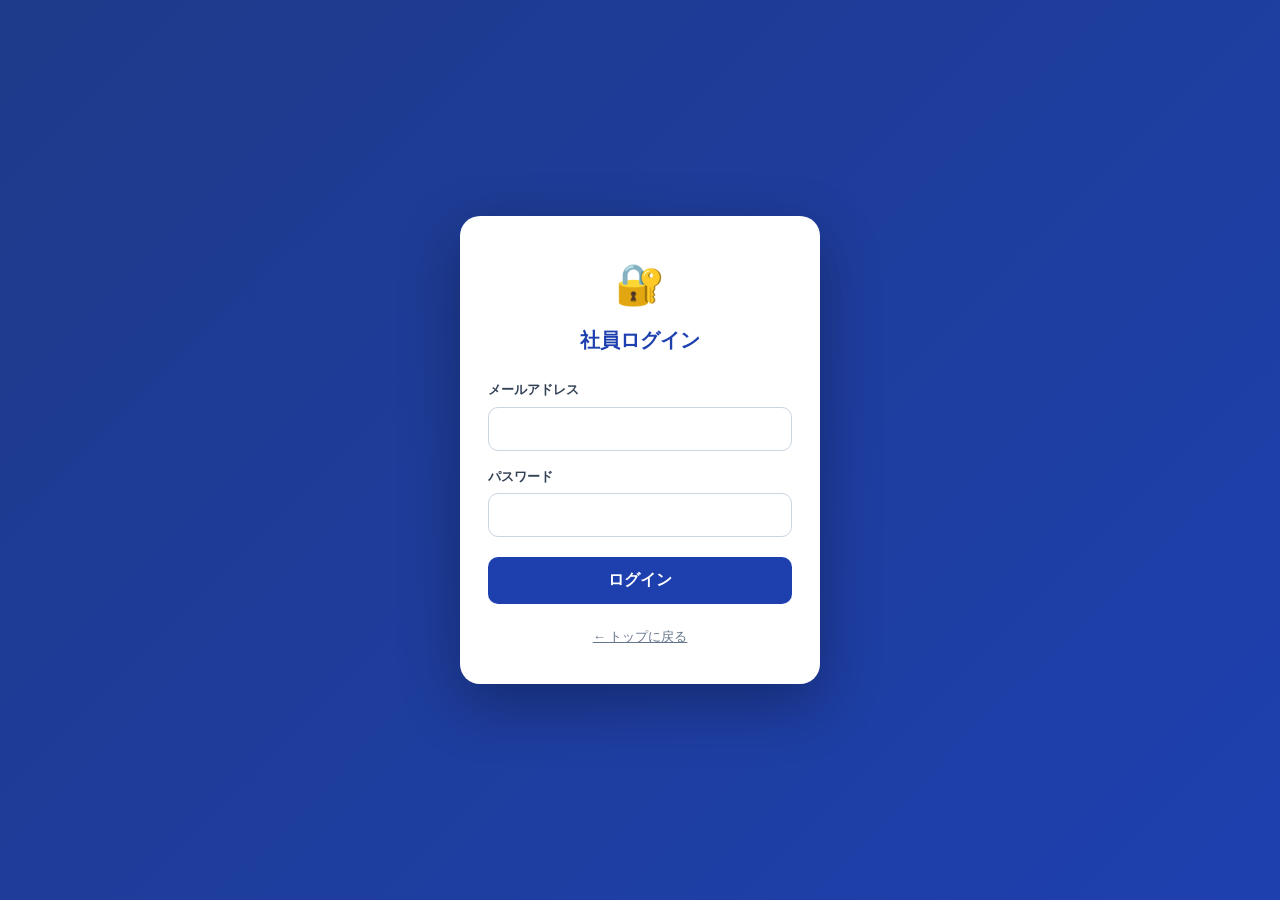
<file: index.html>
<!DOCTYPE html>
<html lang="ja">
<head>
<meta charset="UTF-8">
<meta http-equiv="refresh" content="0;url=admin.html">
<title>工事日報管理</title>
</head>
<body>
<script>location.replace('admin.html');</script>
</body>
</html>
</file>
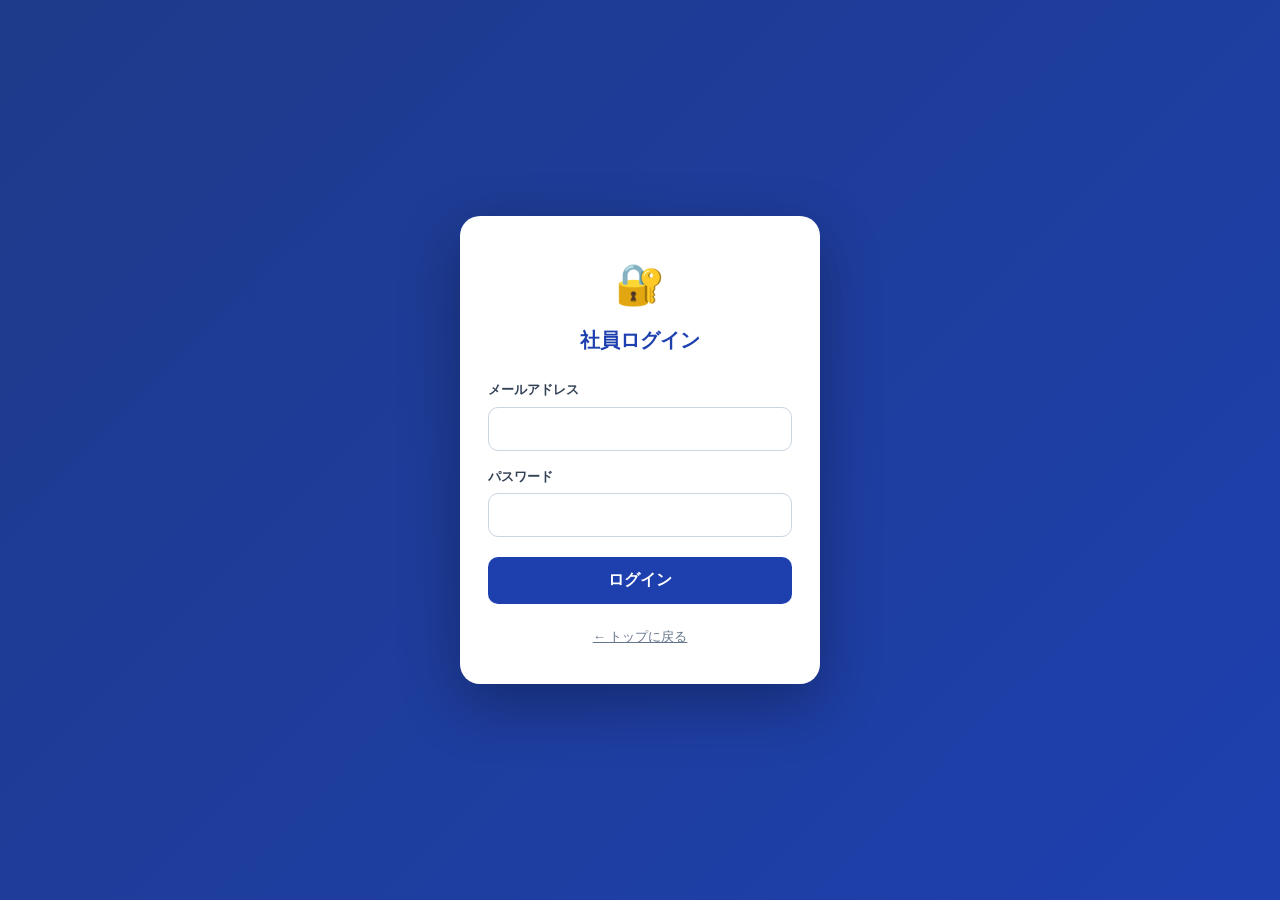
<file: account.html>
<!DOCTYPE html>
<html lang="ja">
<head>
<meta charset="UTF-8">
<meta name="viewport" content="width=device-width, initial-scale=1.0, maximum-scale=1.0">
<title>アカウント設定</title>
<link rel="stylesheet" href="css/style.css">
<style>
.account-wrap { max-width: 480px; margin: 0 auto; padding: 16px; }
.card { background:#fff; border:1px solid #e2e8f0; border-radius:14px; padding:20px; margin-bottom:16px; }
.card h2 { font-size:15px; margin:0 0 14px; color:#1e40af; }
.row { display:flex; justify-content:space-between; padding:8px 0; border-bottom:1px solid #f1f5f9; font-size:14px; }
.row:last-child { border-bottom:0; }
.row .k { color:#64748b; }
.row .v { font-weight:600; }
.field { margin-bottom:12px; }
.field label { display:block; font-size:13px; font-weight:600; color:#334155; margin-bottom:5px; }
.field input { width:100%; box-sizing:border-box; padding:11px 13px; font-size:16px; border:1.5px solid #cbd5e1; border-radius:9px; }
.field input:focus { outline:none; border-color:#1e40af; }
.msg { font-size:13px; margin:6px 0 10px; display:none; }
.msg.err { color:#dc2626; }
.msg.ok { color:#059669; }
.role-badge { display:inline-block; padding:2px 9px; border-radius:999px; font-size:12px; font-weight:700; }
.role-admin { background:#dbeafe; color:#1e40af; }
.role-member { background:#f1f5f9; color:#475569; }
</style>
</head>
<body>
<div class="app-header">
  <div class="header-inner">
    <a href="list.html" class="btn btn-ghost btn-sm">← 戻る</a>
    <div class="header-title">アカウント設定</div>
    <button class="btn btn-ghost btn-sm" onclick="App.logout()">ログアウト</button>
  </div>
</div>

<div class="account-wrap">
  <div class="card">
    <h2>プロフィール</h2>
    <div class="row"><span class="k">氏名</span><span class="v" id="p-name">—</span></div>
    <div class="row"><span class="k">メール</span><span class="v" id="p-email">—</span></div>
    <div class="row"><span class="k">役割</span><span class="v" id="p-role">—</span></div>
  </div>

  <div class="card">
    <h2>パスワード変更</h2>
    <div class="field">
      <label for="pw1">新しいパスワード（6文字以上）</label>
      <input type="password" id="pw1" autocomplete="new-password">
    </div>
    <div class="field">
      <label for="pw2">新しいパスワード（確認）</label>
      <input type="password" id="pw2" autocomplete="new-password">
    </div>
    <div class="msg err" id="pw-err"></div>
    <div class="msg ok" id="pw-ok"></div>
    <button class="btn btn-primary" style="width:100%;" id="pw-btn" onclick="changePw()">変更する</button>
  </div>
</div>

<div id="page-loading" style="display:none;position:fixed;inset:0;background:rgba(255,255,255,.6);z-index:9998;align-items:center;justify-content:center;"></div>

<script src="js/storage.js"></script>
<script src="js/auth.js"></script>
<script src="js/app.js"></script>
<script>
if (!Auth.requireAuth()) { /* redirect */ }

function init() {
  const u = Auth.user() || {};
  document.getElementById('p-name').textContent = u.name || '—';
  document.getElementById('p-email').textContent = u.email || '—';
  const roleEl = document.getElementById('p-role');
  const isAdmin = u.role === 'admin';
  roleEl.innerHTML = '<span class="role-badge ' + (isAdmin ? 'role-admin' : 'role-member') + '">'
    + (isAdmin ? '管理者' : '担当者') + '</span>';
}

async function changePw() {
  const pw1 = document.getElementById('pw1').value;
  const pw2 = document.getElementById('pw2').value;
  const err = document.getElementById('pw-err');
  const ok = document.getElementById('pw-ok');
  err.style.display = 'none'; ok.style.display = 'none';

  if (pw1.length < 6) { err.textContent = 'パスワードは6文字以上にしてください'; err.style.display = ''; return; }
  if (pw1 !== pw2)    { err.textContent = '確認用パスワードが一致しません'; err.style.display = ''; return; }

  const btn = document.getElementById('pw-btn');
  btn.disabled = true;
  App.loading(true);
  const result = await Auth.changePassword(pw1);
  App.loading(false);
  btn.disabled = false;

  if (result.ok) {
    ok.textContent = 'パスワードを変更しました';
    ok.style.display = '';
    document.getElementById('pw1').value = '';
    document.getElementById('pw2').value = '';
  } else {
    err.textContent = result.error;
    err.style.display = '';
  }
}

init();
</script>
</body>
</html>
</file>
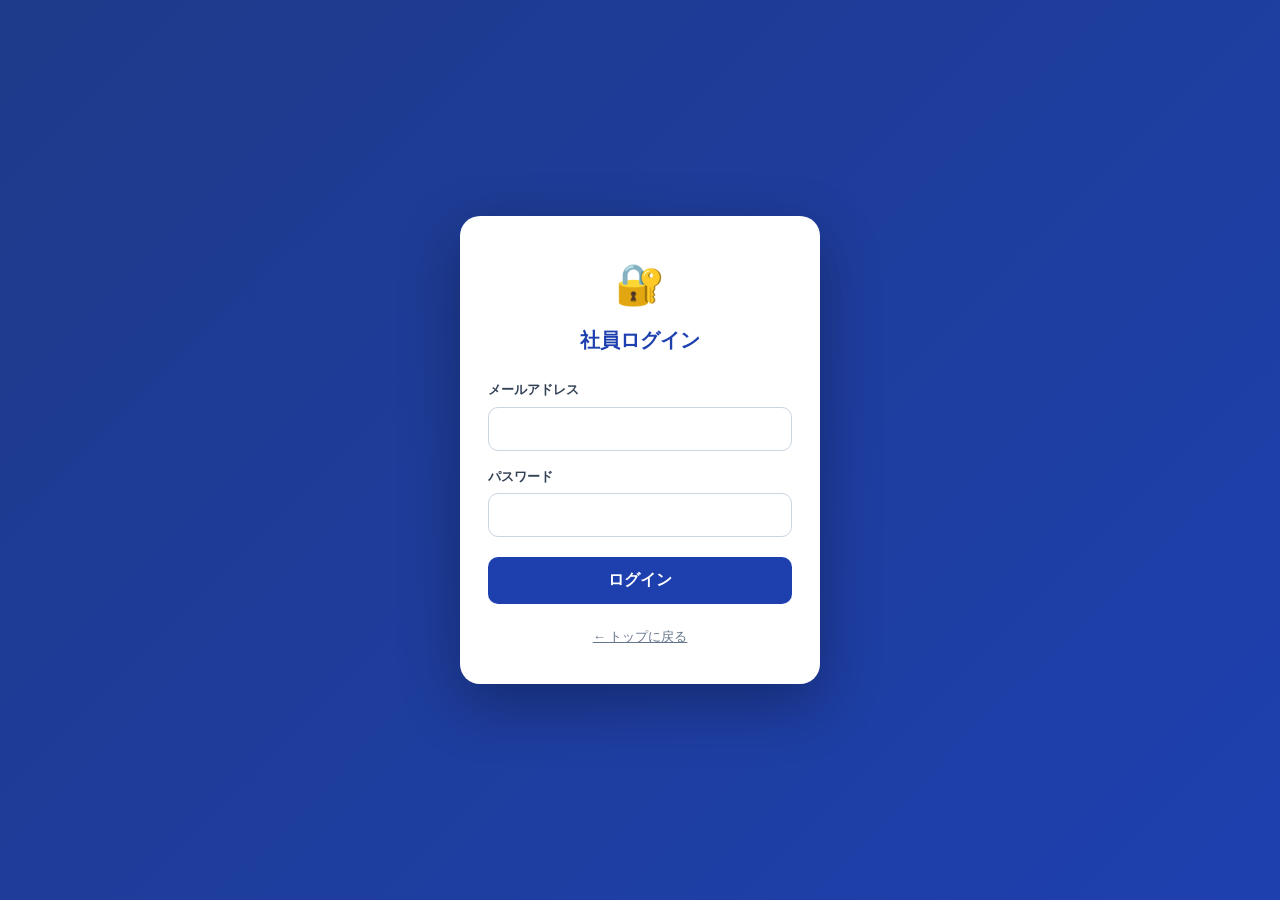
<file: admin.html>
<!DOCTYPE html>
<html lang="ja">
<head>
<meta charset="UTF-8">
<meta name="viewport" content="width=device-width, initial-scale=1.0, maximum-scale=1.0">
<title>社員ログイン</title>
<link rel="stylesheet" href="css/style.css">
<style>
body { background: linear-gradient(135deg, #1e3a8a 0%, #1e40af 100%); }
.login-card {
  background: white; border-radius: 20px; padding: 36px 28px;
  box-shadow: 0 20px 60px rgba(0,0,0,.3);
  width: 100%; max-width: 360px;
}
.field { margin-bottom: 16px; text-align: left; }
.field label { display:block; font-size:13px; font-weight:600; color:#334155; margin-bottom:6px; }
.field input {
  width: 100%; box-sizing: border-box; padding: 12px 14px; font-size: 16px;
  border: 1.5px solid #cbd5e1; border-radius: 10px; outline: none;
}
.field input:focus { border-color:#1e40af; }
.btn-login {
  width: 100%; padding: 13px; font-size: 16px; font-weight: 700; color: white;
  background: #1e40af; border: none; border-radius: 10px; cursor: pointer; margin-top: 4px;
}
.btn-login:disabled { opacity:.6; cursor:default; }
</style>
</head>
<body>
<div class="full-center">
  <div class="login-card">
    <div class="text-center" style="margin-bottom:24px;">
      <div style="font-size:40px;margin-bottom:8px;">🔐</div>
      <div style="font-size:20px;font-weight:700;color:#1e40af;">社員ログイン</div>
    </div>

    <form id="login-form" autocomplete="on">
      <div class="field">
        <label for="email">メールアドレス</label>
        <input type="email" id="email" name="email" autocomplete="username" required>
      </div>
      <div class="field">
        <label for="password">パスワード</label>
        <input type="password" id="password" name="password" autocomplete="current-password" required>
      </div>

      <div id="error-msg" style="display:none;text-align:center;color:#dc2626;font-size:13px;margin:4px 0 12px;"></div>

      <button type="submit" class="btn-login" id="btn-login">ログイン</button>
    </form>

    <div style="margin-top:20px;text-align:center;">
      <a href="index.html" style="font-size:13px;color:#64748b;">← トップに戻る</a>
    </div>
  </div>
</div>

<div id="page-loading" style="display:none;position:fixed;inset:0;background:rgba(255,255,255,.6);z-index:9998;align-items:center;justify-content:center;"></div>

<script src="js/storage.js"></script>
<script src="js/auth.js"></script>
<script src="js/app.js"></script>
<script>
function init() {
  if (Auth.isLoggedIn()) { redirectAfterLogin(); }
}

function showError(msg) {
  const el = document.getElementById('error-msg');
  el.textContent = msg;
  el.style.display = '';
}

document.getElementById('login-form').addEventListener('submit', async (e) => {
  e.preventDefault();
  const email = document.getElementById('email').value.trim();
  const password = document.getElementById('password').value;
  if (!email || !password) return;

  document.getElementById('error-msg').style.display = 'none';
  const btn = document.getElementById('btn-login');
  btn.disabled = true;
  App.loading(true);
  const result = await Auth.login(email, password);
  App.loading(false);
  btn.disabled = false;

  if (result.ok) {
    redirectAfterLogin();
  } else {
    showError(result.error || 'ログインに失敗しました');
  }
});

function redirectAfterLogin() {
  const params = new URLSearchParams(location.search);
  const next = params.get('next');
  if (next && next.startsWith(location.origin)) {
    location.href = next;
  } else {
    location.href = 'list.html';
  }
}

init();
</script>
</body>
</html>
</file>
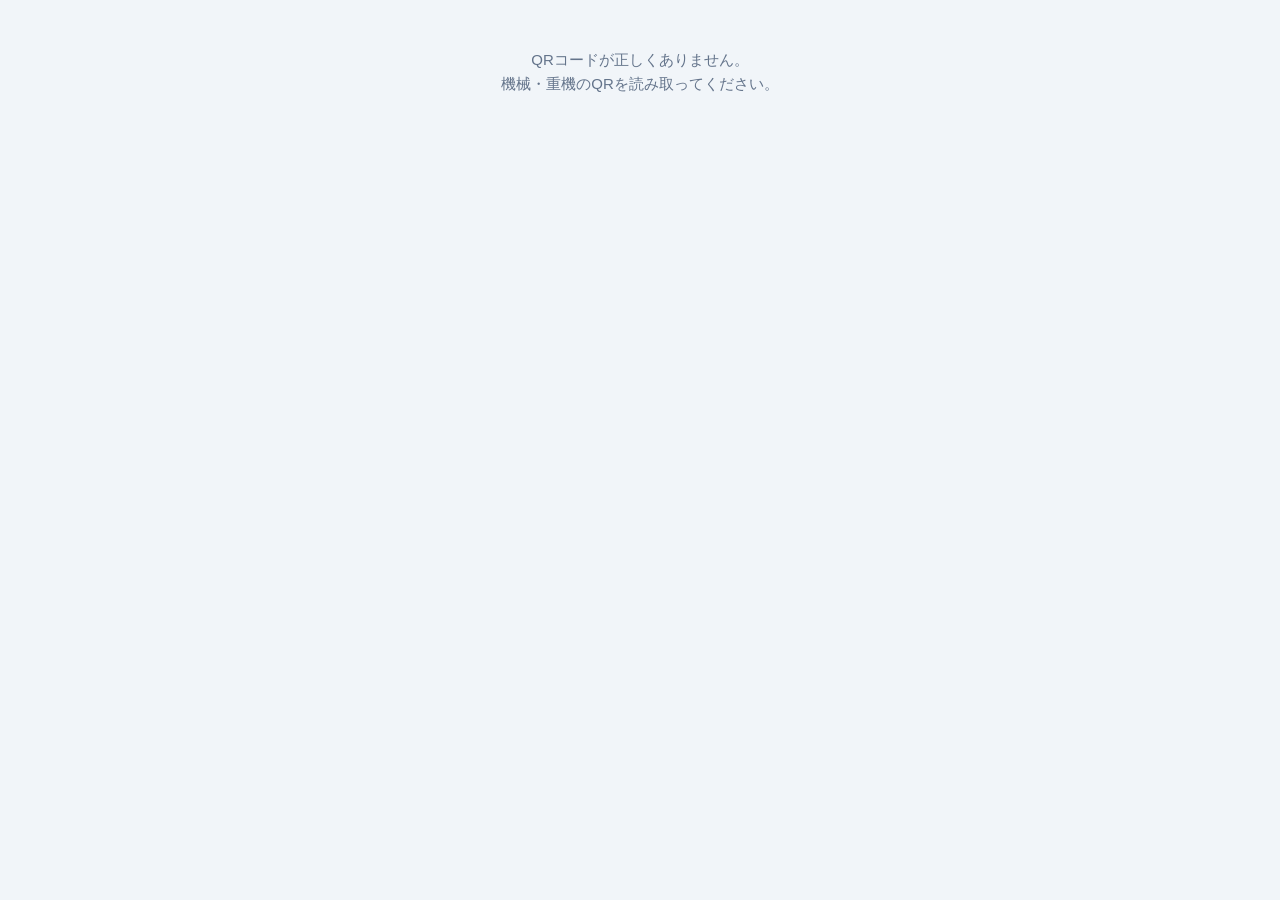
<file: equipment-check.html>
<!DOCTYPE html>
<html lang="ja">
<head>
<meta charset="UTF-8">
<meta name="viewport" content="width=device-width, initial-scale=1.0, maximum-scale=1.0">
<title>垂直昇降式高所作業車 作業開始前点検</title>
<link rel="stylesheet" href="css/style.css">
<style>
.chk-wrap { max-width: 520px; margin: 0 auto; padding: 16px; }
.eq-head { background:linear-gradient(135deg,#1e3a8a,#1e40af); color:#fff; border-radius:14px; padding:18px; margin-bottom:16px; }
.eq-head .n { font-size:20px; font-weight:800; }
.eq-head .k { font-size:13px; opacity:.85; margin-top:3px; }
.card { background:#fff; border:1px solid #e2e8f0; border-radius:14px; padding:16px; margin-bottom:14px; }
.group-h { font-weight:800; color:#1e40af; font-size:14px; margin:14px 0 2px; }
.group-h:first-child { margin-top:0; }
.item { padding:10px 0; border-bottom:1px solid #f1f5f9; }
.item:last-child { border-bottom:0; }
.item .label { font-size:14px; font-weight:600; margin-bottom:8px; }
.opts { display:flex; gap:8px; }
.opt { flex:1; text-align:center; padding:9px 0; border:1.5px solid #cbd5e1; border-radius:9px; font-size:14px; font-weight:600; cursor:pointer; user-select:none; color:#475569; }
.opt.sel-good { background:#dcfce7; border-color:#16a34a; color:#15803d; }
.opt.sel-warn { background:#fef9c3; border-color:#ca8a04; color:#a16207; }
.opt.sel-bad  { background:#fee2e2; border-color:#dc2626; color:#b91c1c; }
.field { margin-bottom:12px; }
.field label { display:block; font-size:13px; font-weight:600; color:#334155; margin-bottom:5px; }
.field input, .field textarea { width:100%; box-sizing:border-box; padding:11px 13px; font-size:16px; border:1.5px solid #cbd5e1; border-radius:9px; }
.overall { display:flex; gap:10px; }
.overall .opt { padding:13px 0; font-size:15px; }
.done-screen { text-align:center; padding:48px 16px; display:none; }
.done-screen .ico { font-size:56px; }
.bulk { display:flex; justify-content:flex-end; margin-bottom:4px; }
.bulk button { background:none; border:1px solid #cbd5e1; border-radius:8px; padding:6px 12px; font-size:13px; color:#15803d; cursor:pointer; }
.notice { background:#fef3c7; color:#92400e; border-radius:9px; padding:10px 12px; font-size:13px; margin-bottom:14px; display:none; }
</style>
</head>
<body>
<div class="chk-wrap" id="main" style="display:none;">
  <div class="eq-head">
    <div class="n" id="eq-name">—</div>
    <div class="k" id="eq-kind">—</div>
  </div>

  <div class="notice" id="today-notice">本日はすでに点検記録があります。上書き保存されます。</div>

  <div class="card">
    <div class="field">
      <label for="inspector">点検者名 <span style="color:#dc2626">*</span></label>
      <input type="text" id="inspector" placeholder="氏名">
    </div>
    <div class="field" style="margin-bottom:0;">
      <label for="idate">点検日</label>
      <input type="date" id="idate">
    </div>
  </div>

  <div class="card">
    <div style="font-weight:700; margin-bottom:2px;">作業開始前点検</div>
    <div class="bulk"><button type="button" onclick="allGood()">すべて「異常なし」</button></div>
    <div id="items"></div>
  </div>

  <div class="card">
    <div class="field" style="margin-bottom:12px;">
      <label>総合判定 <span style="color:#dc2626">*</span></label>
      <div class="overall">
        <div class="opt" data-overall="使用可"  onclick="setOverall('使用可')">使用可</div>
        <div class="opt" data-overall="使用不可" onclick="setOverall('使用不可')">使用不可</div>
      </div>
    </div>
    <div class="field" style="margin-bottom:0;">
      <label for="memo">特記事項</label>
      <textarea id="memo" rows="2" placeholder="異常箇所・処置など"></textarea>
    </div>
  </div>

  <button class="btn btn-primary" style="width:100%; padding:14px; font-size:16px;" onclick="submit()">点検を記録する</button>
</div>

<div class="done-screen" id="done">
  <div class="ico">✅</div>
  <div style="font-size:20px; font-weight:800; margin-top:10px;">点検を記録しました</div>
  <div style="color:#64748b; margin-top:6px;" id="done-sub"></div>
</div>

<div id="error-screen" style="display:none; text-align:center; padding:48px 16px; color:#64748b;">
  QRコードが正しくありません。<br>機械・重機のQRを読み取ってください。
</div>

<div id="page-loading" style="display:none;position:fixed;inset:0;background:rgba(255,255,255,.6);z-index:9998;align-items:center;justify-content:center;"></div>

<script src="js/storage.js"></script>
<script src="js/app.js"></script>
<script>
// 垂直昇降式高所作業車 作業開始前点検表（Sheet1）の項目を反映
// チェック記号：○異常なし／△要修理／×不良
const OPTS = [
  { v: '異常なし', cls: 'sel-good' },
  { v: '要修理',   cls: 'sel-warn' },
  { v: '不良',     cls: 'sel-bad'  }
];
const GROUPS = [
  { group: '持込・届出', items: [
    '特定自主検査標章の有無及び期限の確認',
    '制限荷重・使用会社名・取扱者表示の有無',
    '持込機械等の届けをしてあるか',
    '資格証の携帯を確認（10m以上：技能講習／10m未満：特別教育）'
  ]},
  { group: '外観・機体', items: [
    'タイヤ（又はキャタピラ）の状態・空気圧・取付はよいか',
    '各所のボルトに弛み・脱落は無いか',
    '作業床に損傷・隙間は無いか。手摺に損傷は無いか',
    '各配線・油圧系統に異常は無いか',
    '外部から確認して油漏れはないか（停止場所の床確認）'
  ]},
  { group: 'エンジン', items: [
    'エンジン（又はモーター）の具合（排気・音）はよいか',
    'エンジンの潤滑・冷却・燃料・バッテリーに異常はないか',
    '油漏れ・液漏れはないか',
    '油圧装置に異常はないか'
  ]},
  { group: '安全装置', items: [
    '計器類の作動・点灯はよいか',
    '誤作動防止（ペダルフード・レバーガード）はよいか',
    '安全装置（非常停止・傾斜防止・タッチセンサー・警報等）に異常は無いか'
  ]},
  { group: '設置・操作走行・他', items: [
    '操作レバーは正常に動くか',
    '走行面は水平堅固・油等で滑り易い状態ではないか',
    'アームの動作・形状は正常か',
    '作業床上で使用する安全帯は着用したか',
    '積載荷重を超えるような荷を作業床に積んでいないか',
    '走行系統（ブレーキ、クラッチ）に異常は無いか',
    '長物の荷を扱う際は専用台を設置しているか'
  ]}
];
const ALL_ITEMS = GROUPS.flatMap(g => g.items);

const results = {};
let overall = '';
let equipment = null;
const eqId = new URLSearchParams(location.search).get('eq');

async function init() {
  if (!eqId) { document.getElementById('error-screen').style.display = ''; return; }
  App.loading(true);
  try {
    equipment = await Storage.getEquipmentItem(eqId);
    if (!equipment) { document.getElementById('error-screen').style.display = ''; return; }

    document.getElementById('eq-name').textContent = equipment.name;
    document.getElementById('eq-kind').textContent =
      (equipment.kind || '') + (equipment.site_number ? ' ・ 現場 ' + equipment.site_number : '');
    document.getElementById('idate').value = App.today();
    renderItems();
    // 機械が見つかった時点でフォームを表示（履歴読み込みの失敗で空白にならないように）
    document.getElementById('main').style.display = '';
  } catch (e) {
    document.getElementById('error-screen').style.display = '';
    App.loading(false);
    return;
  }
  App.loading(false);

  // 本日分があれば読み込んで上書き編集（失敗してもフォームは表示済み）
  try {
    const existing = await Storage.getInspection(eqId, App.today());
    if (existing) {
      document.getElementById('today-notice').style.display = '';
      document.getElementById('inspector').value = existing.inspector || '';
      document.getElementById('memo').value = existing.memo || '';
      // 保存は項目名キー → 画面のインデックスキーへ対応付け
      const labelToKey = {};
      GROUPS.forEach((g, gi) => g.items.forEach((label, ii) => { labelToKey[label] = gi + '_' + ii; }));
      Object.entries(existing.items || {}).forEach(([label, v]) => {
        const k = labelToKey[label];
        if (k) setItem(k, v);
      });
      if (existing.overall) setOverall(existing.overall);
    }
  } catch (e) { /* 履歴は任意。無視してフォームは使える */ }
}

function renderItems() {
  document.getElementById('items').innerHTML = GROUPS.map((g, gi) => `
    <div class="group-h">${App.escHtml(g.group)}</div>
    ${g.items.map((label, ii) => {
      const key = gi + '_' + ii;
      return `
      <div class="item">
        <div class="label">${App.escHtml(label)}</div>
        <div class="opts">
          ${OPTS.map(o => `<div class="opt" data-k="${key}" data-v="${o.v}" onclick="setItem('${key}','${o.v}')">${o.v}</div>`).join('')}
        </div>
      </div>`;
    }).join('')}
  `).join('');
}

function setItem(key, val) {
  results[key] = val;
  const opt = OPTS.find(o => o.v === val);
  document.querySelectorAll(`.opt[data-k="${CSS.escape(key)}"]`).forEach(el => {
    el.classList.remove('sel-good', 'sel-warn', 'sel-bad');
    if (el.dataset.v === val && opt) el.classList.add(opt.cls);
  });
}

function allGood() {
  GROUPS.forEach((g, gi) => g.items.forEach((_, ii) => setItem(gi + '_' + ii, '異常なし')));
}

function setOverall(val) {
  overall = val;
  document.querySelectorAll('[data-overall]').forEach(el => {
    el.classList.remove('sel-good', 'sel-bad');
    if (el.dataset.overall === val) el.classList.add(val === '使用可' ? 'sel-good' : 'sel-bad');
  });
}

async function submit() {
  const inspector = document.getElementById('inspector').value.trim();
  if (!inspector) { App.toast('点検者名を入力してください', 'warning'); return; }
  if (!overall)   { App.toast('総合判定を選んでください', 'warning'); return; }

  // 画面のインデックスキー → 項目名キーに変換して保存（記録を自己説明的にする）
  const itemsLabeled = {};
  const sections = GROUPS.map((g, gi) => ({
    group: g.group,
    items: g.items.map((label, ii) => {
      const r = results[gi + '_' + ii] || '';
      if (r) itemsLabeled[label] = r;
      return { label, result: r };
    })
  }));

  const inspection = {
    equipmentId: eqId,
    equipmentName: equipment.name,
    title: '垂直昇降式高所作業車 作業開始前点検表',
    date: document.getElementById('idate').value || App.today(),
    inspector,
    items: itemsLabeled,  // 件数集計・後方互換のため項目名キーも保持
    sections,             // 帳票（PDF）用のグループ構造つき
    overall,
    memo: document.getElementById('memo').value
  };

  App.loading(true);
  try {
    await Storage.saveInspection(inspection);
    document.getElementById('main').style.display = 'none';
    document.getElementById('done-sub').textContent = equipment.name + ' / ' + inspection.date;
    document.getElementById('done').style.display = '';
  } catch (e) {
    App.handleError(e, '記録に失敗しました');
  } finally { App.loading(false); }
}

init();
</script>
</body>
</html>
</file>
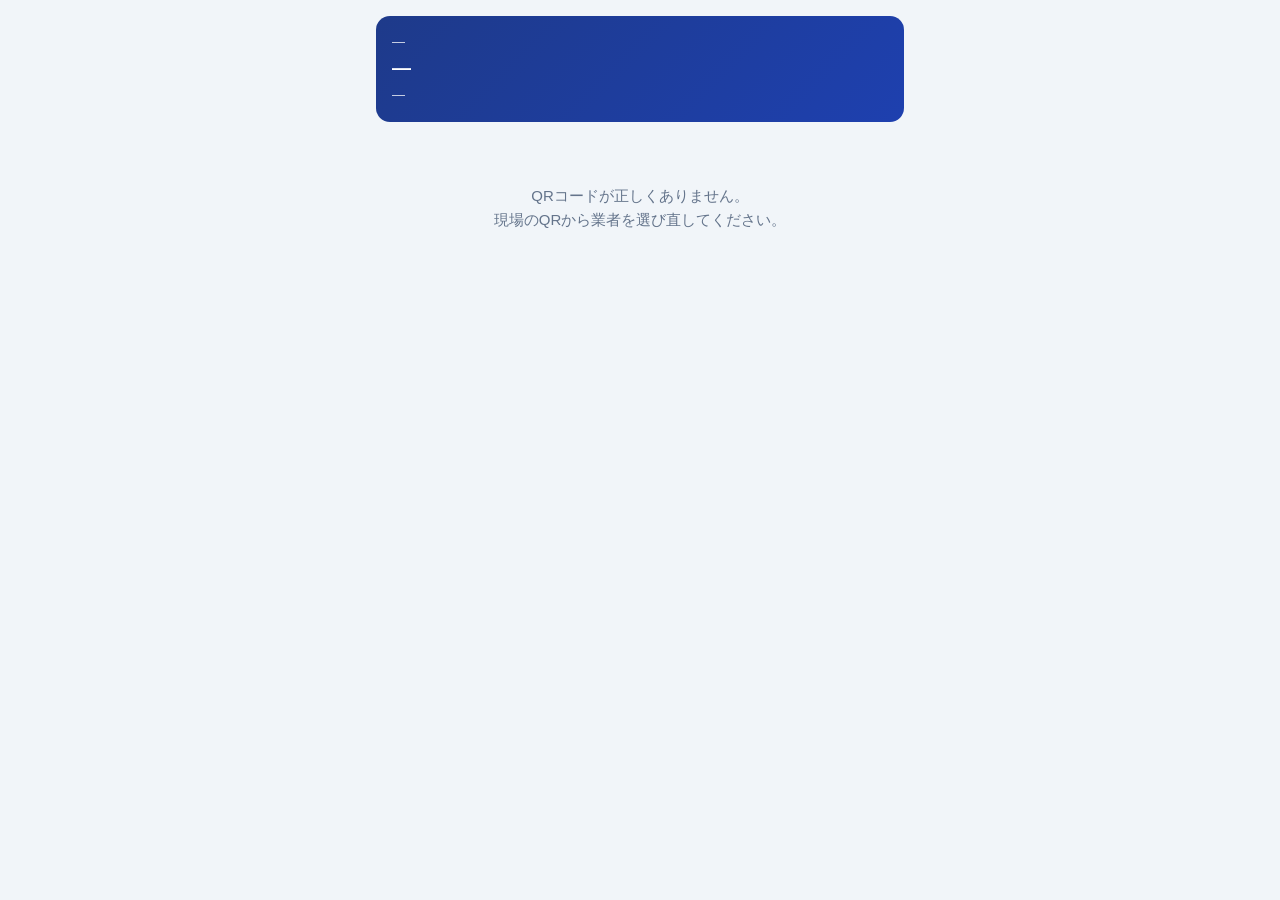
<file: ky-worker.html>
<!DOCTYPE html>
<html lang="ja">
<head>
<meta charset="UTF-8">
<meta name="viewport" content="width=device-width, initial-scale=1.0, maximum-scale=1.0">
<title>KY 危険予知活動</title>
<link rel="stylesheet" href="css/style.css">
<style>
.kw { max-width: 560px; margin: 0 auto; padding: 16px; }
.head { background:linear-gradient(135deg,#1e3a8a,#1e40af); color:#fff; border-radius:14px; padding:16px; margin-bottom:14px; }
.head .s { font-size:13px; opacity:.85; } .head .v { font-size:19px; font-weight:800; } .head .d { font-size:13px; opacity:.85; margin-top:2px; }
.card { background:#fff; border:1px solid #e2e8f0; border-radius:14px; padding:16px; margin-bottom:14px; }
.card h2 { font-size:14px; color:#1e40af; margin:0 0 10px; }
.field { margin-bottom:12px; } .field:last-child { margin-bottom:0; }
.field label { display:block; font-size:13px; font-weight:600; color:#334155; margin-bottom:5px; }
.field input, .field textarea, .field select { width:100%; box-sizing:border-box; padding:10px 12px; font-size:15px; border:1.5px solid #cbd5e1; border-radius:9px; }
.hz { border:1px solid #e2e8f0; border-radius:10px; padding:12px; margin-bottom:10px; }
.hz-head { display:flex; justify-content:space-between; align-items:center; margin-bottom:8px; }
.hz-no { font-weight:800; color:#1e40af; }
.ps-row { display:flex; gap:8px; align-items:flex-end; }
.ps-row .field { flex:1; margin-bottom:0; }
.risk-badge { font-size:12px; font-weight:800; padding:4px 8px; border-radius:8px; white-space:nowrap; text-align:center; align-self:center; margin-top:18px; }
.r1,.r2 { background:#dcfce7; color:#15803d; } .r3 { background:#fef9c3; color:#a16207; } .r4,.r5 { background:#fee2e2; color:#b91c1c; } .r0 { background:#f1f5f9; color:#94a3b8; }
.q-row { display:flex; gap:8px; margin-bottom:8px; } .q-row .field { flex:1; margin-bottom:0; }
.addbtn { background:none; border:1px dashed #94a3b8; border-radius:9px; padding:9px; width:100%; color:#1e40af; font-weight:600; cursor:pointer; font-size:14px; }
.v-item { padding:8px 0; border-bottom:1px solid #f1f5f9; } .v-item:last-child { border-bottom:0; }
.v-haz { font-weight:600; font-size:14px; } .v-meas { font-size:13px; color:#475569; margin-top:3px; } .v-meta { font-size:12px; margin-top:3px; }
.signer { display:inline-flex; align-items:center; gap:6px; background:#f1f5f9; border-radius:999px; padding:4px 10px; margin:3px 4px 3px 0; font-size:13px; }
.signer img { height:24px; }
#sig-canvas, #foreman-canvas { width:100%; height:180px; border:1.5px solid #cbd5e1; border-radius:9px; touch-action:none; }
.done-screen { text-align:center; padding:48px 16px; display:none; } .done-screen .ico { font-size:56px; }
.btn-xl { width:100%; padding:14px; font-size:16px; }
.hint { font-size:11px; color:#64748b; }
</style>
</head>
<body>
<div class="kw">
  <div class="head">
    <div class="s" id="h-site">—</div>
    <div class="v" id="h-vendor">—</div>
    <div class="d" id="h-date">—</div>
  </div>

  <!-- 記入（職長） -->
  <div id="screen-fill" style="display:none;">
    <div class="card">
      <h2>KY記入（職長・現場責任者）</h2>
      <div class="field"><label>作業内容</label><textarea id="f-work" rows="2"></textarea></div>
      <div class="field"><label>大西熱学からの指示事項（安全・作業）<span class="hint">　※管理者が入力</span></label>
        <div id="f-inst-view" style="padding:10px 12px; background:#f8fafc; border:1px solid #e2e8f0; border-radius:9px; min-height:40px; white-space:pre-wrap; font-size:14px; color:#334155;"></div></div>
      <div class="field"><label>本日の行動目標</label><input type="text" id="f-goal"></div>
      <div class="field"><label>会社名（グループ名）</label><input type="text" id="f-company"></div>
    </div>
    <div class="card">
      <h2>危険性の評価と対策</h2>
      <div class="hint" style="margin-bottom:10px;">可能性・重大性を選ぶと危険度(1〜5)が自動表示。最低3項目以上。</div>
      <div id="hazards"></div>
      <button class="addbtn" onclick="addHazard()">＋ 危険ポイントを追加</button>
    </div>
    <div class="card">
      <h2>本日の有資格作業及び作業者</h2>
      <div id="quals"></div>
      <button class="addbtn" onclick="addQual()">＋ 行を追加</button>
    </div>
    <div class="card">
      <h2>職長・現場責任者の署名</h2>
      <div class="field"><label>職長氏名</label><input type="text" id="f-foreman-name"></div>
      <div class="field" style="margin-bottom:8px;"><label>署名</label><canvas id="foreman-canvas"></canvas></div>
      <button class="btn btn-ghost btn-sm" onclick="clearForeman()">署名クリア</button>
    </div>
    <button class="btn btn-primary btn-xl" onclick="saveFill()">登録する</button>
    <button class="btn btn-secondary btn-xl" style="margin-top:8px; display:none;" id="fill-cancel" onclick="showView()">キャンセル</button>
  </div>

  <!-- 確認＋署名（作業員） -->
  <div id="screen-view" style="display:none;">
    <div class="card">
      <h2>作業内容・行動目標</h2>
      <div style="font-size:14px; white-space:pre-wrap;" id="v-work"></div>
      <div style="font-size:13px; color:#475569; margin-top:8px;" id="v-goal"></div>
      <div style="font-size:13px; color:#b45309; margin-top:8px;" id="v-inst"></div>
    </div>
    <div class="card">
      <h2>危険のポイントと対策</h2>
      <div id="v-hazards"></div>
    </div>
    <div class="card" id="v-qual-card">
      <h2>有資格作業及び作業者</h2>
      <div id="v-quals" style="font-size:14px;"></div>
    </div>
    <div class="card">
      <h2>職長・現場責任者</h2>
      <div id="v-foreman"><span class="hint">未登録</span></div>
    </div>
    <div class="card">
      <h2>署名済みの作業員</h2>
      <div id="v-signers"><span class="hint">まだ署名がありません</span></div>
    </div>
    <button class="btn btn-primary btn-xl" onclick="showSign()">✍️ 内容を確認して署名する</button>
    <button class="btn btn-secondary btn-xl" style="margin-top:8px;" onclick="showFill(true)">内容を編集（職長）</button>
    <button class="btn btn-worker-primary btn-xl" style="margin-top:8px; background:#15803d;" onclick="goReport()">📝 日報の入力へ進む（職長）→</button>
  </div>

  <!-- 署名入力 -->
  <div id="screen-sign" style="display:none;">
    <div class="card">
      <h2>署名</h2>
      <div class="field"><label>氏名（フルネーム）</label><input type="text" id="sg-name"></div>
      <div class="field"><label>署名</label><canvas id="sig-canvas"></canvas></div>
      <div style="display:flex; gap:8px;">
        <button class="btn btn-ghost" style="flex:1;" onclick="clearSig()">クリア</button>
        <button class="btn btn-secondary" style="flex:1;" onclick="showView()">戻る</button>
      </div>
    </div>
    <button class="btn btn-primary btn-xl" onclick="submitSign()">署名を送信</button>
  </div>

  <div class="done-screen" id="screen-done">
    <div class="ico">✅</div>
    <div style="font-size:20px; font-weight:800; margin-top:10px;" id="done-title">完了しました</div>
    <div style="color:#64748b; margin-top:8px;"><a href="#" onclick="location.reload();return false;">続けて操作する</a></div>
  </div>

  <div id="screen-error" style="display:none; text-align:center; padding:48px 16px; color:#64748b;">
    QRコードが正しくありません。<br>現場のQRから業者を選び直してください。
  </div>
</div>

<div id="page-loading" style="display:none;position:fixed;inset:0;background:rgba(255,255,255,.6);z-index:9998;align-items:center;justify-content:center;"></div>

<script src="js/storage.js"></script>
<script src="js/app.js"></script>
<script src="js/signature.js"></script>
<script>
const SYM = { '○': 1, '△': 2, '×': 3 };
const JUDGE = { 5: '即座に対策', 4: '抜本的対策', 3: '何らかの対策', 2: '注意を要する', 1: '現時点では対策不要', 0: '' };
function calcLevel(p, s) { if (!p || !s) return 0; return (SYM[p] || 0) + (SYM[s] || 0) - 1; }

const params = new URLSearchParams(location.search);
const siteNumber = params.get('site');
const vendorId = params.get('vendor');
const vendorName = params.get('vname') || '';
const today = App.today();
let ky = null;
let sigPad = null;
let foremanPad = null;
let siteName = '';          // 登録現場の工事名（現場ごと）
let adminInstruction = '';  // 大西熱学からの指示事項（管理者が前もって入力）

function show(id) { ['screen-fill','screen-view','screen-sign','screen-done','screen-error'].forEach(s => document.getElementById(s).style.display = s === id ? '' : 'none'); }

async function init() {
  if (!siteNumber || !vendorId) { show('screen-error'); return; }
  App.loading(true);
  try {
    const sites = await Storage.getSites();
    const site = sites.find(s => s.number === siteNumber);
    siteName = site ? site.name : '';
    document.getElementById('h-site').textContent = '【' + siteNumber + '】' + siteName;
    document.getElementById('h-vendor').textContent = vendorName;
    document.getElementById('h-date').textContent = App.formatDate(today);

    adminInstruction = await Storage.getKyInstruction(siteNumber, vendorId, today);
    ky = await Storage.getKyFor(siteNumber, vendorId, today);
    if (ky) { showView(); } else { showFill(false); }
  } catch (e) { App.handleError(e, '読み込みに失敗しました'); }
  finally { App.loading(false); }
}

function newHazard() { return { hazard:'', possibility:'', severity:'', measure:'', possibilityAfter:'', severityAfter:'' }; }
function blankKy() {
  return { siteNumber, siteName, vendorId, vendorName, date: today, workContent:'', instructions:'', actionGoal:'', companyName: vendorName,
    hazards:[newHazard(),newHazard(),newHazard()], quals:[{qual:'',worker:''},{qual:'',worker:''},{qual:'',worker:''}], workers:[] };
}

// ===== 記入（職長） =====
function showFill(fromView) {
  const base = (fromView && ky) ? ky : (ky || blankKy());
  editing = JSON.parse(JSON.stringify(base));
  if (!editing.hazards || !editing.hazards.length) editing.hazards = [newHazard(),newHazard(),newHazard()];
  if (!editing.quals || !editing.quals.length) editing.quals = [{qual:'',worker:''},{qual:'',worker:''},{qual:'',worker:''}];
  document.getElementById('f-work').value = editing.workContent || '';
  document.getElementById('f-inst-view').textContent = adminInstruction || '（管理者による指示事項は未入力）';
  document.getElementById('f-goal').value = editing.actionGoal || '';
  document.getElementById('f-company').value = editing.companyName || vendorName;
  document.getElementById('f-foreman-name').value = (editing.foreman && editing.foreman.name) || '';
  document.getElementById('fill-cancel').style.display = ky ? '' : 'none';
  renderHazards(); renderQuals();
  show('screen-fill');
  // 職長署名パッド（画面表示後に初期化）
  if (!foremanPad) foremanPad = new SignaturePad(document.getElementById('foreman-canvas'), { lineWidth: 3 });
  foremanPad.clear();
  if (editing.foreman && editing.foreman.signature) foremanPad.fromDataURL(editing.foreman.signature);
}
function clearForeman() { if (foremanPad) foremanPad.clear(); }
let editing = null;
function opt(cur) { return ['','○','△','×'].map(v => `<option value="${v}" ${v===cur?'selected':''}>${v||'―'}</option>`).join(''); }
function renderHazards() {
  document.getElementById('hazards').innerHTML = editing.hazards.map((h,i) => {
    const lv = calcLevel(h.possibility,h.severity), lvA = calcLevel(h.possibilityAfter,h.severityAfter);
    return `<div class="hz">
      <div class="hz-head"><span class="hz-no">No.${i+1}</span>
        <button class="btn btn-ghost btn-sm" style="color:#dc2626" onclick="delHazard(${i})">削除</button></div>
      <div class="field"><label>予測される危険性・有害性</label><textarea rows="2" oninput="editing.hazards[${i}].hazard=this.value">${App.escHtml(h.hazard)}</textarea></div>
      <div class="ps-row">
        <div class="field"><label>可能性</label><select onchange="editing.hazards[${i}].possibility=this.value;renderHazards()">${opt(h.possibility)}</select></div>
        <div class="field"><label>重大性</label><select onchange="editing.hazards[${i}].severity=this.value;renderHazards()">${opt(h.severity)}</select></div>
        <span class="risk-badge r${lv}">危険度 ${lv||'―'}<br><span style="font-weight:400;font-size:10px;">${JUDGE[lv]}</span></span>
      </div>
      <div class="field" style="margin-top:8px;"><label>対策（否定語はさける）</label><textarea rows="2" oninput="editing.hazards[${i}].measure=this.value">${App.escHtml(h.measure)}</textarea></div>
      <div class="ps-row">
        <div class="field"><label>対策後 可能性</label><select onchange="editing.hazards[${i}].possibilityAfter=this.value;renderHazards()">${opt(h.possibilityAfter)}</select></div>
        <div class="field"><label>対策後 重大性</label><select onchange="editing.hazards[${i}].severityAfter=this.value;renderHazards()">${opt(h.severityAfter)}</select></div>
        <span class="risk-badge r${lvA}">対策後 ${lvA||'―'}</span>
      </div></div>`;
  }).join('');
}
function addHazard() { editing.hazards.push(newHazard()); renderHazards(); }
function delHazard(i) { editing.hazards.splice(i,1); renderHazards(); }
function renderQuals() {
  document.getElementById('quals').innerHTML = editing.quals.map((q,i) => `
    <div class="q-row">
      <div class="field"><input type="text" placeholder="資格作業" value="${App.escHtml(q.qual)}" oninput="editing.quals[${i}].qual=this.value"></div>
      <div class="field"><input type="text" placeholder="作業者" value="${App.escHtml(q.worker)}" oninput="editing.quals[${i}].worker=this.value"></div>
    </div>`).join('');
}
function addQual() { editing.quals.push({qual:'',worker:''}); renderQuals(); }

async function saveFill() {
  const foremanName = document.getElementById('f-foreman-name').value.trim();
  const foremanSig = foremanPad ? foremanPad.toDataURL() : null;
  if (!foremanName) { App.toast('職長氏名を入力してください', 'warning'); return; }
  if (!foremanSig)  { App.toast('職長の署名をしてください', 'warning'); return; }

  editing.workContent = document.getElementById('f-work').value;
  editing.instructions = adminInstruction;  // 管理者入力の指示事項を記録に保存
  editing.actionGoal = document.getElementById('f-goal').value;
  editing.companyName = document.getElementById('f-company').value;
  editing.foreman = { name: foremanName, signature: foremanSig };
  editing.hazards.forEach(h => { h.level = calcLevel(h.possibility,h.severity); h.levelAfter = calcLevel(h.possibilityAfter,h.severityAfter); h.judge = JUDGE[h.level]; });
  editing.siteNumber = siteNumber; editing.siteName = siteName; editing.vendorId = vendorId; editing.vendorName = vendorName; editing.date = today;
  App.loading(true);
  try {
    await Storage.saveKyWorker(editing);
    ky = await Storage.getKyFor(siteNumber, vendorId, today);
    App.toast('KYを登録しました');
    showView();
  } catch (e) { App.handleError(e, '登録に失敗しました'); }
  finally { App.loading(false); }
}

// ===== 確認表示 =====
function showView() {
  document.getElementById('v-work').textContent = ky.workContent || '（作業内容未記入）';
  document.getElementById('v-goal').textContent = ky.actionGoal ? '行動目標：' + ky.actionGoal : '';
  document.getElementById('v-inst').textContent = ky.instructions ? '指示事項：' + ky.instructions : '';
  document.getElementById('v-hazards').innerHTML = (ky.hazards||[]).filter(h=>h.hazard).map((h,i)=>{
    const lv = h.level || calcLevel(h.possibility,h.severity);
    return `<div class="v-item">
      <div class="v-haz">${i+1}. ${App.escHtml(h.hazard)} <span class="risk-badge r${lv}" style="margin:0;display:inline-block;">危険度${lv||'―'}</span></div>
      ${h.measure ? `<div class="v-meas">→ 対策：${App.escHtml(h.measure)}</div>` : ''}
    </div>`;
  }).join('') || '<span class="hint">危険ポイント未記入</span>';
  const quals = (ky.quals||[]).filter(q=>q.qual||q.worker);
  document.getElementById('v-qual-card').style.display = quals.length ? '' : 'none';
  document.getElementById('v-quals').innerHTML = quals.map(q=>`${App.escHtml(q.qual)}：${App.escHtml(q.worker)}`).join('<br>');
  const fm = ky.foreman;
  document.getElementById('v-foreman').innerHTML = fm && fm.name
    ? `<span class="signer">${App.escHtml(fm.name)}${fm.signature?`<img src="${fm.signature}">`:''}</span>`
    : '<span class="hint">未登録</span>';
  renderSigners();
  show('screen-view');
}
function renderSigners() {
  const ws = ky.workers || [];
  const el = document.getElementById('v-signers');
  el.innerHTML = ws.length ? ws.map(w=>`<span class="signer">${App.escHtml(w.name)}${w.signature?`<img src="${w.signature}">`:''}</span>`).join('') : '<span class="hint">まだ署名がありません</span>';
}

// ===== 署名 =====
function showSign() {
  show('screen-sign');
  if (!sigPad) sigPad = new SignaturePad(document.getElementById('sig-canvas'), { lineWidth: 3 });
  sigPad.clear();
  document.getElementById('sg-name').value = '';
}
function goReport() {
  const q = 'site=' + encodeURIComponent(siteNumber)
    + '&vendor=' + encodeURIComponent(vendorId)
    + '&vname=' + encodeURIComponent(vendorName)
    + '&start=today'
    + (new URLSearchParams(location.search).has('demo') ? '&demo=1' : '');
  location.href = 'worker.html?' + q;
}

function clearSig() { if (sigPad) sigPad.clear(); }
async function submitSign() {
  const name = document.getElementById('sg-name').value.trim();
  if (!name) { App.toast('氏名を入力してください', 'warning'); return; }
  const sig = sigPad ? sigPad.toDataURL() : null;
  if (!sig) { App.toast('署名してください', 'warning'); return; }
  App.loading(true);
  try {
    await Storage.signKy(siteNumber, vendorId, today, { name, signature: sig });
    ky = await Storage.getKyFor(siteNumber, vendorId, today);
    document.getElementById('done-title').textContent = name + ' さんの署名を受け付けました';
    show('screen-done');
  } catch (e) { App.handleError(e, '署名の送信に失敗しました'); }
  finally { App.loading(false); }
}

init();
</script>
</body>
</html>
</file>
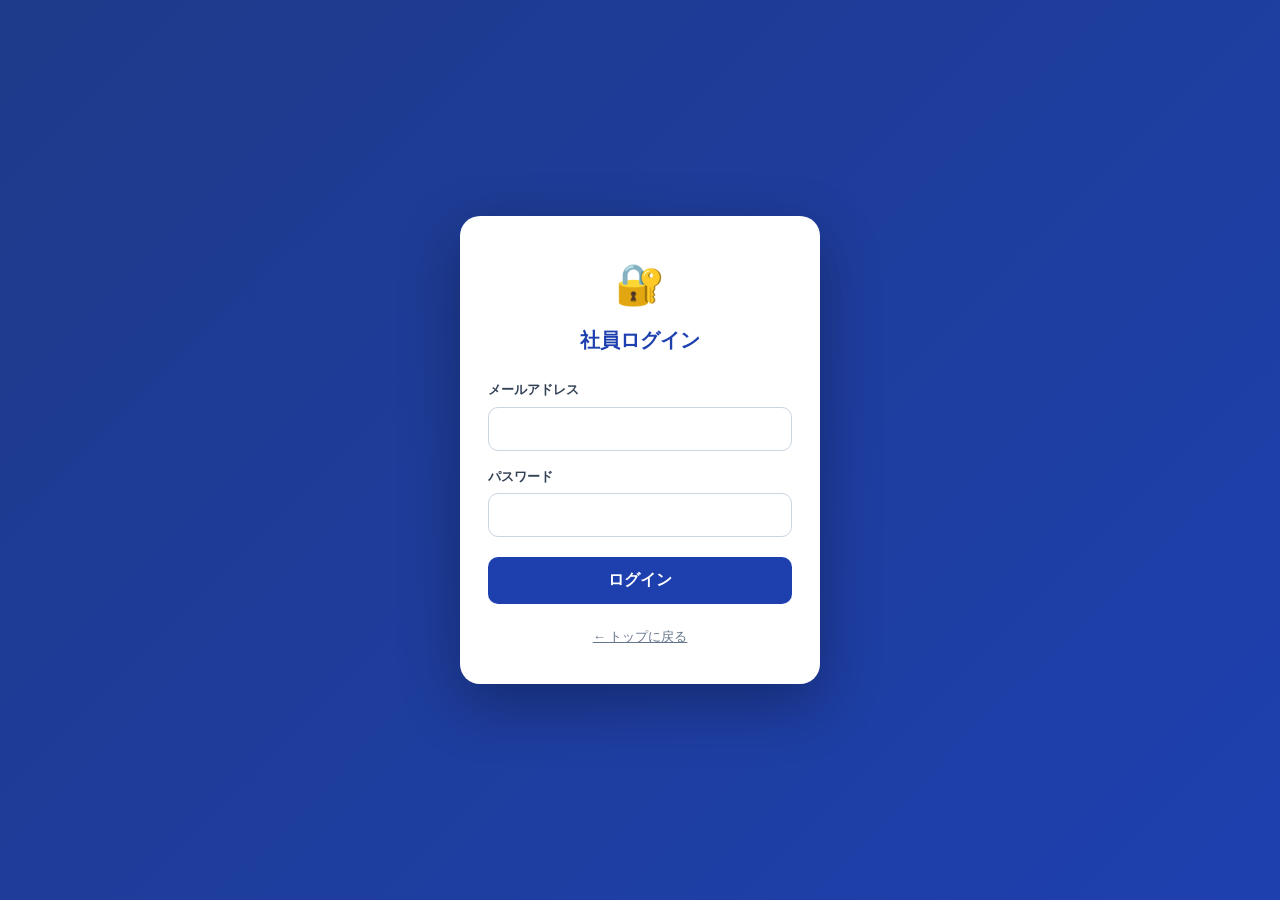
<file: master.html>
<!DOCTYPE html>
<html lang="ja">
<head>
<meta charset="UTF-8">
<meta name="viewport" content="width=device-width, initial-scale=1.0">
<title>業者マスタ管理</title>
<link rel="stylesheet" href="css/style.css">
</head>
<body>
<div id="page-loading"><div class="spinner"></div>読み込み中...</div>

<header class="site-header">
  <h1>👷 業者マスタ管理</h1>
  <div class="header-actions">
    <a href="genba.html" class="btn btn-outline btn-sm" style="color:white;border-color:rgba(255,255,255,.5);">← 現場管理</a>
    <button class="btn btn-secondary btn-sm" onclick="App.logout()">ログアウト</button>
  </div>
</header>

<div class="page-wrapper">
  <div class="card" id="site-info-card">
    <div id="site-title" class="card-title">業者マスタ読み込み中...</div>
    <p id="site-info" class="text-muted" style="font-size:13px;"></p>
  </div>

  <!-- Add vendor form -->
  <div class="card">
    <div class="card-title" id="form-title">業者を追加</div>
    <input type="hidden" id="edit-id">
    <div class="flex-row">
      <div class="form-group" style="flex:1;margin-bottom:0;">
        <input type="text" id="f-name" placeholder="業者名を入力" style="font-size:16px;">
      </div>
      <button class="btn btn-primary" onclick="saveVendor()">追加</button>
      <button class="btn btn-secondary" id="cancel-btn" style="display:none" onclick="cancelEdit()">キャンセル</button>
    </div>
  </div>

  <!-- Copy from another site -->
  <div class="card">
    <div class="card-title">他の現場からコピー</div>
    <div class="flex-row">
      <div class="form-group" style="flex:1;margin-bottom:0;">
        <select id="copy-from">
          <option value="">コピー元の現場を選択...</option>
        </select>
      </div>
      <button class="btn btn-outline" onclick="copyFrom()">コピー</button>
    </div>
  </div>

  <!-- Vendor list -->
  <div class="card">
    <div class="flex-between mb-8">
      <div class="card-title" style="margin-bottom:0">登録業者一覧</div>
      <span class="badge badge-info" id="vendor-count">0件</span>
    </div>
    <div id="vendor-list"></div>
  </div>
</div>

<script src="js/storage.js"></script>
<script src="js/auth.js"></script>
<script src="js/app.js"></script>
<script>
if (!Auth.requireAuth()) { /* redirect */ }

const params = new URLSearchParams(location.search);
const siteNumber = params.get('site') || '';
let currentSite = null;
let allSites = [];

async function init() {
  App.loading(true);
  try {
    allSites = await Storage.getSites();
    currentSite = allSites.find(s => s.number === siteNumber) || null;

    if (!currentSite) {
      document.getElementById('site-title').textContent = '現場が見つかりません';
      return;
    }

    document.title = '業者マスタ - ' + currentSite.name;
    document.getElementById('site-title').textContent = '【' + currentSite.number + '】' + currentSite.name;
    document.getElementById('site-info').textContent = currentSite.client ? '顧客: ' + currentSite.client : '';

    // Populate copy-from dropdown
    const sel = document.getElementById('copy-from');
    allSites.filter(s => s.id !== currentSite.id).forEach(s => {
      const opt = document.createElement('option');
      opt.value = s.number;
      opt.textContent = '【' + s.number + '】' + s.name;
      sel.appendChild(opt);
    });

    await render();
  } finally {
    App.loading(false);
  }
}

async function render() {
  if (!currentSite) return;
  App.loading(true);
  try {
    const vendors = await Storage.getVendors(currentSite.number);
    document.getElementById('vendor-count').textContent = vendors.length + '件';
    const list = document.getElementById('vendor-list');
    if (vendors.length === 0) {
      list.innerHTML = '<div class="empty-state"><div class="empty-icon">👷</div><p>業者が登録されていません</p></div>';
      return;
    }
    list.innerHTML = vendors.map((v, i) => `
      <div class="status-item" style="cursor:default;">
        <div style="display:flex;align-items:center;gap:10px;">
          <span style="color:#94a3b8;font-size:13px;">${i+1}</span>
          <span class="vendor-name">${App.escHtml(v.name)}</span>
        </div>
        <div style="display:flex;gap:6px;">
          <button class="btn btn-outline btn-sm" onclick="editVendor('${v.id}')">編集</button>
          <button class="btn btn-danger btn-sm" onclick="deleteVendor('${v.id}')">削除</button>
        </div>
      </div>
    `).join('');
  } catch(e) {
    App.handleError(e, '業者一覧の読み込みに失敗しました');
  } finally {
    App.loading(false);
  }
}

async function saveVendor() {
  if (!currentSite) return;
  const name = document.getElementById('f-name').value.trim();
  if (!name) { alert('業者名を入力してください'); return; }

  App.loading(true);
  try {
    const id = document.getElementById('edit-id').value || Storage.uuid();
    await Storage.saveVendor(currentSite.number, { id, name });
    App.toast('業者を保存しました');
    cancelEdit();
    await render();
  } catch(e) {
    App.handleError(e, '保存に失敗しました');
  } finally {
    App.loading(false);
  }
}

async function editVendor(id) {
  if (!currentSite) return;
  const vendors = await Storage.getVendors(currentSite.number);
  const vendor = vendors.find(v => v.id === id);
  if (!vendor) return;
  document.getElementById('edit-id').value = vendor.id;
  document.getElementById('f-name').value = vendor.name;
  document.getElementById('form-title').textContent = '業者を編集';
  document.getElementById('cancel-btn').style.display = '';
  document.getElementById('f-name').focus();
}

function cancelEdit() {
  document.getElementById('edit-id').value = '';
  document.getElementById('f-name').value = '';
  document.getElementById('form-title').textContent = '業者を追加';
  document.getElementById('cancel-btn').style.display = 'none';
}

async function deleteVendor(id) {
  if (!confirm('この業者を削除しますか？')) return;
  App.loading(true);
  try {
    await Storage.deleteVendor(currentSite.number, id);
    App.toast('削除しました', 'warning');
    await render();
  } catch(e) {
    App.handleError(e, '削除に失敗しました');
  } finally {
    App.loading(false);
  }
}

async function copyFrom() {
  const fromNumber = document.getElementById('copy-from').value;
  if (!fromNumber) { alert('コピー元を選択してください'); return; }
  if (!confirm('【' + fromNumber + '】の業者マスタをコピーしますか？\n（重複する業者名はスキップされます）')) return;

  App.loading(true);
  try {
    const [srcVendors, dstVendors] = await Promise.all([
      Storage.getVendors(fromNumber),
      Storage.getVendors(currentSite.number)
    ]);
    const existing = new Set(dstVendors.map(v => v.name));
    let added = 0;
    srcVendors.forEach(v => {
      if (!existing.has(v.name)) {
        dstVendors.push({ id: Storage.uuid(), name: v.name });
        added++;
      }
    });
    await Storage.saveVendors(currentSite.number, dstVendors);
    App.toast(added + '件の業者をコピーしました');
    await render();
  } catch(e) {
    App.handleError(e, 'コピーに失敗しました');
  } finally {
    App.loading(false);
  }
}

// Allow Enter key in input
document.addEventListener('DOMContentLoaded', () => {
  document.getElementById('f-name').addEventListener('keydown', e => {
    if (e.key === 'Enter') saveVendor();
  });
});

init();
</script>
</body>
</html>
</file>
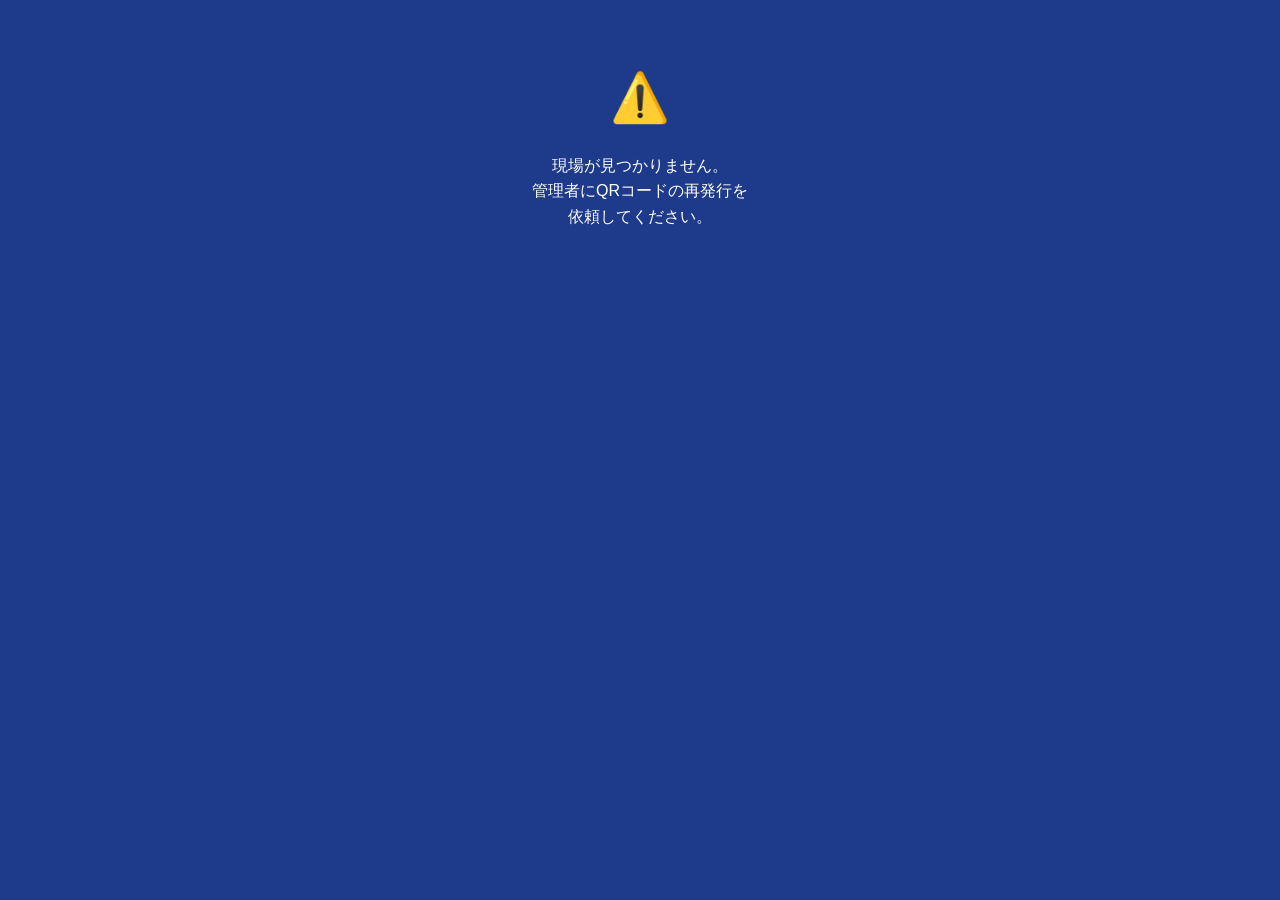
<file: worker.html>
<!DOCTYPE html>
<html lang="ja">
<head>
<meta charset="UTF-8">
<meta name="viewport" content="width=device-width, initial-scale=1.0, maximum-scale=1.0, user-scalable=no">
<meta name="theme-color" content="#1e3a8a">
<title>職人入力</title>
<link rel="stylesheet" href="css/style.css">
<style>
.mode-btn {
  display: flex;
  align-items: center;
  gap: 14px;
  width: 100%;
  padding: 18px 20px;
  border-radius: 14px;
  border: 2px solid #e2e8f0;
  background: white;
  cursor: pointer;
  font-family: inherit;
  text-align: left;
  transition: all .15s;
  margin-bottom: 12px;
}
.mode-btn:active { transform: scale(.98); }
.mode-btn.today  { border-color: #f59e0b; background: #fffbeb; }
.mode-btn.next   { border-color: #3b82f6; background: #eff6ff; }
.mode-btn .mode-icon { font-size: 32px; flex-shrink: 0; }
.mode-btn .mode-text h3 { font-size: 17px; font-weight: 700; margin-bottom: 2px; }
.mode-btn .mode-text p  { font-size: 12px; color: #64748b; }
.next-date-grid {
  display: grid;
  grid-template-columns: 1fr 1fr;
  gap: 10px;
  margin-bottom: 12px;
}
.ndt-btn {
  padding: 14px 8px;
  border: 2px solid #e2e8f0;
  border-radius: 10px;
  background: white;
  font-size: 15px;
  font-weight: 600;
  cursor: pointer;
  font-family: inherit;
  text-align: center;
  transition: all .15s;
}
.ndt-btn:active { transform: scale(.97); }
.ndt-btn.selected { border-color: #1e40af; background: #1e40af; color: white; }
.worker-textarea {
  width: 100%;
  padding: 12px;
  border: 2px solid #e2e8f0;
  border-radius: 8px;
  font-size: 15px;
  font-family: inherit;
  resize: vertical;
  min-height: 80px;
}
.worker-textarea:focus { outline: none; border-color: #3b82f6; }
.fire-toggle {
  display: flex;
  align-items: center;
  gap: 12px;
  padding: 14px;
  border: 2px solid #e2e8f0;
  border-radius: 10px;
  background: white;
  cursor: pointer;
  font-size: 16px;
  font-weight: 600;
  transition: all .15s;
}
.fire-toggle.active { border-color: #dc2626; background: #fff1f2; color: #dc2626; }
.fire-toggle input { width: 22px; height: 22px; accent-color: #dc2626; cursor: pointer; }
.preload-note {
  font-size: 12px;
  background: #dbeafe;
  color: #1e40af;
  padding: 6px 10px;
  border-radius: 7px;
  margin-bottom: 10px;
}
.section-title {
  font-size: 13px;
  font-weight: 700;
  color: #64748b;
  margin-bottom: 6px;
}
.confirm-table td {
  padding: 10px 6px;
  border-bottom: 1px solid #f1f5f9;
  font-size: 15px;
  vertical-align: top;
}
.confirm-table td:first-child {
  color: #64748b;
  font-size: 13px;
  white-space: nowrap;
  padding-right: 12px;
  width: 80px;
}
.confirm-table tr:last-child td { border-bottom: none; }
</style>
</head>
<body>
<div id="page-loading"><div class="spinner"></div>読み込み中...</div>
<div class="worker-page">
  <div class="worker-header">
    <h1>🏗️ 工事日報入力</h1>
    <div class="worker-site" id="worker-site-name">読み込み中...</div>
    <div class="worker-site" id="worker-date"></div>
  </div>

  <div class="worker-content">

    <!-- ========== Step 1: 業者選択 ========== -->
    <div id="screen-vendor">
      <div class="steps" style="margin:16px 0 8px;">
        <div class="step active"><div class="step-num">1</div><div class="step-label">業者選択</div></div>
        <div class="step"><div class="step-num">2</div><div class="step-label">種別選択</div></div>
        <div class="step"><div class="step-num">3</div><div class="step-label">入力</div></div>
        <div class="step"><div class="step-num">4</div><div class="step-label">送信</div></div>
      </div>
      <div class="worker-step-title">業者を選択してください</div>
      <div class="worker-card">
        <div id="vendor-list" class="vendor-grid"></div>
        <div id="no-vendors" style="display:none" class="empty-state">
          <div>業者が登録されていません</div>
          <div style="font-size:12px;margin-top:8px;">管理者にご連絡ください</div>
        </div>
      </div>
      <div class="worker-nav">
        <button class="btn btn-secondary" onclick="window.close();location.href='worker.html'">← 最初から</button>
        <button class="btn btn-worker-primary" id="vendor-next-btn" onclick="showModeSelect()" disabled>次へ →</button>
      </div>
    </div>

    <!-- ========== Step 2: 種別選択 ========== -->
    <div id="screen-mode" style="display:none">
      <div class="steps" style="margin:16px 0 8px;">
        <div class="step done"><div class="step-num">1</div><div class="step-label">業者選択</div></div>
        <div class="step active"><div class="step-num">2</div><div class="step-label">種別選択</div></div>
        <div class="step"><div class="step-num">3</div><div class="step-label">入力</div></div>
        <div class="step"><div class="step-num">4</div><div class="step-label">送信</div></div>
      </div>
      <div class="worker-step-title" id="mode-vendor-label"></div>
      <div class="worker-card">
        <button class="mode-btn today" onclick="startToday()">
          <div class="mode-icon">📝</div>
          <div class="mode-text">
            <h3>今日の作業を入力</h3>
            <p>本日の人数・作業内容・署名を入力します</p>
          </div>
        </button>
        <button class="mode-btn next" onclick="startNext()">
          <div class="mode-icon">📅</div>
          <div class="mode-text">
            <h3>次回の作業予定を入力</h3>
            <p>次回の日付・予定人数・作業内容を事前登録します</p>
          </div>
        </button>
        <button class="mode-btn" onclick="goKy()" style="border-top:1px solid #eef2f7;">
          <div class="mode-icon">⚠️</div>
          <div class="mode-text">
            <h3>KY（危険予知）</h3>
            <p>職長が記入し、作業員が内容確認・署名します</p>
          </div>
        </button>
      </div>
      <div class="worker-nav">
        <button class="btn btn-secondary" onclick="showScreen('screen-vendor')">← 戻る</button>
      </div>
    </div>

    <!-- ========== 今日の入力: 人数・作業内容 ========== -->
    <div id="screen-today-input" style="display:none">
      <div class="steps" style="margin:16px 0 8px;">
        <div class="step done"><div class="step-num">1</div><div class="step-label">業者選択</div></div>
        <div class="step done"><div class="step-num">2</div><div class="step-label">種別選択</div></div>
        <div class="step active"><div class="step-num">3</div><div class="step-label">入力</div></div>
        <div class="step"><div class="step-num">4</div><div class="step-label">署名</div></div>
      </div>
      <div class="worker-step-title">本日の入力</div>
      <div class="worker-card">
        <div id="today-preload-note" class="preload-note" style="display:none">
          📋 前回登録の作業内容が入力されています。内容を確認・修正してください。
        </div>

        <div class="section-title">人数・車両台数</div>
        <div style="margin-bottom:16px;">
          <div class="count-label">本日の人数</div>
          <div class="count-input-wrapper">
            <button class="count-btn" onclick="changeCount('today_workers',-1)">−</button>
            <div class="count-display" id="today-workers-disp">0</div>
            <button class="count-btn" onclick="changeCount('today_workers',1)">＋</button>
          </div>
        </div>
        <div style="margin-bottom:20px;">
          <div class="count-label">車両台数</div>
          <div class="count-input-wrapper">
            <button class="count-btn" onclick="changeCount('today_vehicles',-1)">−</button>
            <div class="count-display" id="today-vehicles-disp">0</div>
            <button class="count-btn" onclick="changeCount('today_vehicles',1)">＋</button>
          </div>
        </div>

        <hr style="border:none;border-top:1px solid #e2e8f0;margin-bottom:16px;">

        <div class="section-title">作業内容 <span style="color:#dc2626;">*</span></div>
        <div style="margin-bottom:12px;">
          <textarea class="worker-textarea" id="today-work" placeholder="本日の作業内容を入力してください"></textarea>
          <div id="today-work-err" style="display:none;color:#dc2626;font-size:13px;margin-top:4px;">⚠️ 作業内容を入力してください</div>
        </div>
        <div style="margin-bottom:12px;">
          <div class="count-label">安全注意事項 <span style="color:#dc2626;">*</span></div>
          <textarea class="worker-textarea" id="today-safety" placeholder="安全注意事項を入力してください"></textarea>
          <div id="today-safety-err" style="display:none;color:#dc2626;font-size:13px;margin-top:4px;">⚠️ 安全注意事項を入力してください</div>
        </div>
        <label class="fire-toggle" id="today-fire-toggle" onclick="toggleFire('today')">
          <input type="checkbox" id="today-fire-check" onclick="event.stopPropagation()">
          <span>🔥 火気使用あり</span>
        </label>
      </div>
      <div class="worker-nav">
        <button class="btn btn-secondary" onclick="showScreen('screen-mode')">← 戻る</button>
        <button class="btn btn-worker-primary" onclick="goTodaySig()">署名へ →</button>
      </div>
    </div>

    <!-- 今日の入力: 署名 -->
    <div id="screen-today-sig" style="display:none">
      <div class="steps" style="margin:16px 0 8px;">
        <div class="step done"><div class="step-num">1</div><div class="step-label">業者選択</div></div>
        <div class="step done"><div class="step-num">2</div><div class="step-label">種別選択</div></div>
        <div class="step done"><div class="step-num">3</div><div class="step-label">入力</div></div>
        <div class="step active"><div class="step-num">4</div><div class="step-label">署名</div></div>
      </div>
      <div class="worker-step-title">サインしてください</div>
      <div class="worker-card">
        <div class="sig-wrapper" style="height:200px;">
          <canvas id="sig-canvas" style="width:100%;height:200px;display:block;"></canvas>
          <div class="sig-hint" id="sig-hint">ここにサインしてください</div>
        </div>
        <div class="sig-actions mt-8">
          <button class="btn btn-outline btn-sm" onclick="clearSig()">クリア</button>
        </div>
      </div>
      <div class="worker-nav">
        <button class="btn btn-secondary" onclick="showScreen('screen-today-input')">← 戻る</button>
        <button class="btn btn-worker-primary" onclick="goTodayConfirm()">確認へ →</button>
      </div>
    </div>

    <!-- 今日の入力: 確認 -->
    <div id="screen-today-confirm" style="display:none">
      <div class="worker-step-title">内容を確認してください</div>
      <div class="worker-card">
        <table class="confirm-table" style="width:100%;">
          <tr><td>業者名</td><td id="tc-vendor" style="font-weight:700;"></td></tr>
          <tr><td>本日人数</td><td id="tc-workers" style="font-size:20px;font-weight:700;"></td></tr>
          <tr><td>車両台数</td><td id="tc-vehicles" style="font-size:20px;font-weight:700;"></td></tr>
          <tr><td>作業内容</td><td id="tc-work" style="white-space:pre-wrap;font-size:14px;"></td></tr>
          <tr><td>安全注意</td><td id="tc-safety" style="white-space:pre-wrap;font-size:14px;"></td></tr>
          <tr><td>火気</td><td id="tc-fire"></td></tr>
          <tr><td>署名</td><td><img id="tc-sig" style="max-width:150px;max-height:60px;border:1px solid #e2e8f0;border-radius:4px;"></td></tr>
        </table>
      </div>
      <div class="worker-nav">
        <button class="btn btn-secondary" onclick="showScreen('screen-today-sig')">← 戻る</button>
        <button class="btn btn-success" style="font-size:17px;" onclick="submitToday()">✓ 送信する</button>
      </div>
    </div>

    <!-- ========== 次回予定: 日付選択 ========== -->
    <div id="screen-next-date" style="display:none">
      <div class="steps" style="margin:16px 0 8px;">
        <div class="step done"><div class="step-num">1</div><div class="step-label">業者選択</div></div>
        <div class="step done"><div class="step-num">2</div><div class="step-label">種別選択</div></div>
        <div class="step active"><div class="step-num">3</div><div class="step-label">日付選択</div></div>
        <div class="step"><div class="step-num">4</div><div class="step-label">作業内容</div></div>
      </div>
      <div class="worker-step-title">次回の作業日は？</div>
      <div class="worker-card">
        <p style="font-size:13px;color:#64748b;margin-bottom:14px;">次に現場に入る予定日を選んでください</p>
        <div class="next-date-grid">
          <button class="ndt-btn" id="ndt-1" onclick="selectNextDate('1')">
            明日<br><span id="ndt-1-label" style="font-size:12px;opacity:.75;font-weight:400;"></span>
          </button>
          <button class="ndt-btn" id="ndt-2" onclick="selectNextDate('2')">
            明後日<br><span id="ndt-2-label" style="font-size:12px;opacity:.75;font-weight:400;"></span>
          </button>
        </div>
        <div style="margin-bottom:12px;">
          <div class="count-label">日付を選ぶ（カレンダー）</div>
          <input type="date" id="next-date-cal" style="font-size:16px;padding:12px;border:2px solid #e2e8f0;border-radius:8px;width:100%;-webkit-appearance:none;" oninput="onCalInput()">
        </div>
        <button class="ndt-btn" id="ndt-undecided" style="width:100%;padding:16px;font-size:16px;" onclick="selectNextDate('undecided')">
          📅 未定
        </button>
      </div>
      <div class="worker-nav">
        <button class="btn btn-secondary" onclick="showScreen('screen-mode')">← 戻る</button>
        <button class="btn btn-worker-primary" id="next-date-next-btn" onclick="showNextInput()" disabled>次へ →</button>
      </div>
    </div>

    <!-- 次回予定: 作業内容入力 -->
    <div id="screen-next-input" style="display:none">
      <div class="steps" style="margin:16px 0 8px;">
        <div class="step done"><div class="step-num">1</div><div class="step-label">業者選択</div></div>
        <div class="step done"><div class="step-num">2</div><div class="step-label">種別選択</div></div>
        <div class="step done"><div class="step-num">3</div><div class="step-label">日付選択</div></div>
        <div class="step active"><div class="step-num">4</div><div class="step-label">作業内容</div></div>
      </div>
      <div class="worker-step-title">次回の作業内容</div>
      <div class="worker-card">
        <div style="background:#eff6ff;border-radius:8px;padding:10px 12px;font-size:13px;color:#1e40af;margin-bottom:16px;">
          📅 <strong id="next-date-display"></strong> の予定を登録します
        </div>

        <div style="margin-bottom:16px;">
          <div class="count-label">予定人数</div>
          <div class="count-input-wrapper">
            <button class="count-btn" onclick="changeCount('next_workers',-1)">−</button>
            <div class="count-display" id="next-workers-disp">0</div>
            <button class="count-btn" onclick="changeCount('next_workers',1)">＋</button>
          </div>
        </div>

        <div style="margin-bottom:12px;">
          <div class="count-label">作業内容</div>
          <textarea class="worker-textarea" id="next-work" placeholder="次回の作業内容を入力してください"></textarea>
        </div>
        <div style="margin-bottom:12px;">
          <div class="count-label">安全注意事項</div>
          <textarea class="worker-textarea" id="next-safety" placeholder="安全注意事項（任意）"></textarea>
        </div>
        <label class="fire-toggle" id="next-fire-toggle" onclick="toggleFire('next')">
          <input type="checkbox" id="next-fire-check" onclick="event.stopPropagation()">
          <span>🔥 火気使用あり</span>
        </label>
      </div>
      <div class="worker-nav">
        <button class="btn btn-secondary" onclick="showScreen('screen-next-date')">← 戻る</button>
        <button class="btn btn-worker-primary" onclick="goNextConfirm()">確認へ →</button>
      </div>
    </div>

    <!-- 次回予定: 確認 -->
    <div id="screen-next-confirm" style="display:none">
      <div class="worker-step-title">内容を確認してください</div>
      <div class="worker-card">
        <table class="confirm-table" style="width:100%;">
          <tr><td>業者名</td><td id="nc-vendor" style="font-weight:700;"></td></tr>
          <tr><td>次回作業日</td><td id="nc-date" style="font-weight:700;color:#1e40af;"></td></tr>
          <tr><td>予定人数</td><td id="nc-workers" style="font-size:20px;font-weight:700;"></td></tr>
          <tr><td>作業内容</td><td id="nc-work" style="white-space:pre-wrap;font-size:14px;"></td></tr>
          <tr><td>安全注意</td><td id="nc-safety" style="white-space:pre-wrap;font-size:14px;"></td></tr>
          <tr><td>火気</td><td id="nc-fire"></td></tr>
        </table>
      </div>
      <div class="worker-nav">
        <button class="btn btn-secondary" onclick="showScreen('screen-next-input')">← 戻る</button>
        <button class="btn btn-success" style="font-size:17px;" onclick="submitNext()">✓ 登録する</button>
      </div>
    </div>

    <!-- ========== 完了 ========== -->
    <div id="screen-done" style="display:none">
      <div style="text-align:center;padding:40px 20px;">
        <div style="font-size:72px;margin-bottom:16px;">✅</div>
        <div style="color:white;font-size:22px;font-weight:700;margin-bottom:8px;" id="done-title"></div>
        <div style="color:rgba(255,255,255,.8);font-size:14px;margin-bottom:32px;" id="done-sub"></div>
        <button class="btn btn-worker-primary" style="max-width:240px;margin:0 auto;" onclick="window.close()">
          画面を閉じる
        </button>
      </div>
    </div>

  </div>
</div>

<script src="js/storage.js"></script>
<script src="js/app.js"></script>
<script src="js/signature.js"></script>
<script>
// ---- 状態 ----
let selectedVendor = null;
let todayWorkers = 0, todayVehicles = 0, todayFire = false;
let nextWorkers = 0, nextFire = false;
let nextWorkDate = null; // "YYYY-MM-DD" or "未定"
let sigPad = null;
let currentSite = null;
let today = App.today();


// ---- 初期化 ----
async function init() {
  App.loading(true);
  try {
    const params = new URLSearchParams(location.search);
    const siteParam = params.get('site');
    const dataParam = params.get('d');

    // QRコードにデータが埋め込まれている場合はSupabaseに保存
    if (dataParam) {
      try {
        // URL-safe base64（-→+ _→/ パディング復元）でデコード
        const b64 = dataParam.replace(/-/g, '+').replace(/_/g, '/');
        const padded = b64 + '='.repeat((4 - b64.length % 4) % 4);
        const decoded = JSON.parse(decodeURIComponent(escape(atob(padded))));
        if (decoded.site)    await Storage.saveSite(decoded.site);
        if (decoded.vendors) await Storage.saveVendors(decoded.site.number, decoded.vendors);
      } catch(e) { /* デコード失敗は無視 */ }
    }

    if (siteParam) {
      const sites = await Storage.getSites();
      currentSite = sites.find(s => s.number === siteParam) || null;
    } else {
      currentSite = await Storage.getActiveSite();
    }

    if (!currentSite) {
      document.body.innerHTML = '<div style="padding:60px 24px;text-align:center;font-family:sans-serif;background:#1e3a8a;min-height:100vh;color:white;"><div style="font-size:48px;margin-bottom:16px;">⚠️</div><p style="font-size:16px;">現場が見つかりません。<br>管理者にQRコードの再発行を<br>依頼してください。</p></div>';
      return;
    }
    document.getElementById('worker-site-name').textContent = '【' + currentSite.number + '】' + currentSite.name;
    document.getElementById('worker-date').textContent = App.formatDate(today);

    await loadVendors();
    initSig();
    initNextDateLabels();

    // KYから引き継いで業者直行（?vendor=...&start=today）
    const vParam = params.get('vendor');
    if (vParam) {
      const vendors = await Storage.getVendors(currentSite.number);
      const v = vendors.find(x => x.id === vParam);
      if (v) {
        selectedVendor = v;
        if (params.get('start') === 'today') { await startToday(); }
        else { showModeSelect(); }
      }
    }
  } finally {
    App.loading(false);
  }
}

// ---- 画面切替 ----
function showScreen(id) {
  document.querySelectorAll('.worker-content > div').forEach(el => el.style.display = 'none');
  document.getElementById(id).style.display = '';
  // 署名画面が表示されるタイミングでcanvasサイズを再計算
  if (id === 'screen-today-sig' && sigPad) {
    requestAnimationFrame(() => sigPad._resize());
  }
}

// ---- 業者 ----
async function loadVendors() {
  const vendors = await Storage.getVendors(currentSite.number);
  const list = document.getElementById('vendor-list');
  list.innerHTML = '';
  if (vendors.length === 0) {
    document.getElementById('no-vendors').style.display = '';
    list.style.display = 'none';
    return;
  }
  vendors.forEach(v => {
    const btn = document.createElement('button');
    btn.className = 'vendor-btn';
    btn.textContent = v.name;
    btn.onclick = () => {
      document.querySelectorAll('.vendor-btn').forEach(b => b.classList.remove('selected'));
      btn.classList.add('selected');
      selectedVendor = v;
      document.getElementById('vendor-next-btn').disabled = false;
    };
    list.appendChild(btn);
  });
}

function showModeSelect() {
  if (!selectedVendor) return;
  document.getElementById('mode-vendor-label').textContent = selectedVendor.name;
  showScreen('screen-mode');
}

// ---- 今日モード開始 ----
function goKy() {
  if (!selectedVendor) return;
  const q = 'site=' + encodeURIComponent(currentSite.number)
    + '&vendor=' + encodeURIComponent(selectedVendor.id)
    + '&vname=' + encodeURIComponent(selectedVendor.name)
    + (DEMO ? '&demo=1' : '');
  location.href = 'ky-worker.html?' + q;
}

async function startToday() {
  // 今日の日報から前回登録データを読み込んで自動入力
  const report = await Storage.getReport(currentSite.number, today);
  const row = report ? report.rows.find(r => r.vendorId === selectedVendor.id) : null;
  let preloaded = false;

  if (row) {
    // 予定人数 or 既入力の実人数をデフォルトに
    if (row.actualWorkers !== '' && row.actualWorkers !== undefined) {
      todayWorkers = parseInt(row.actualWorkers) || 0;
    } else if (row.plannedWorkers !== '' && row.plannedWorkers !== undefined) {
      todayWorkers = parseInt(row.plannedWorkers) || 0;
    }
    todayVehicles = parseInt(row.vehicles) || 0;
    if (row.workInstruction) {
      document.getElementById('today-work').value = row.workInstruction;
      preloaded = true;
    }
    if (row.safetyNotes) document.getElementById('today-safety').value = row.safetyNotes;
    todayFire = row.fireCheck || false;
    document.getElementById('today-fire-check').checked = todayFire;
    document.getElementById('today-fire-toggle').classList.toggle('active', todayFire);
  }

  // KY（本日・この業者）があれば作業内容を反映（KYを優先）
  try {
    const ky = await Storage.getKyFor(currentSite.number, selectedVendor.id, today);
    if (ky && ky.workContent) {
      document.getElementById('today-work').value = ky.workContent;
      preloaded = true;
      const note = document.getElementById('today-preload-note');
      if (note) note.textContent = '📋 KYの作業内容を反映しました。確認・修正してください。';
    }
  } catch (e) { /* KY連動は任意。失敗しても日報入力は続行 */ }

  document.getElementById('today-workers-disp').textContent = todayWorkers;
  document.getElementById('today-vehicles-disp').textContent = todayVehicles;
  document.getElementById('today-preload-note').style.display = preloaded ? '' : 'none';
  showScreen('screen-today-input');
}

// ---- 次回モード開始 ----
function startNext() {
  // 次回予定がすでに登録済みか確認してデフォルト表示
  nextWorkers = 0;
  document.getElementById('next-workers-disp').textContent = 0;
  document.getElementById('next-work').value = '';
  document.getElementById('next-safety').value = '';
  nextFire = false;
  document.getElementById('next-fire-check').checked = false;
  document.getElementById('next-fire-toggle').classList.remove('active');
  nextWorkDate = null;
  resetNextDateBtns();
  document.getElementById('next-date-cal').value = '';
  document.getElementById('next-date-next-btn').disabled = true;
  showScreen('screen-next-date');
}

// ---- 人数カウンター ----
function changeCount(type, delta) {
  if (type === 'today_workers') {
    todayWorkers = Math.max(0, todayWorkers + delta);
    document.getElementById('today-workers-disp').textContent = todayWorkers;
  } else if (type === 'today_vehicles') {
    todayVehicles = Math.max(0, todayVehicles + delta);
    document.getElementById('today-vehicles-disp').textContent = todayVehicles;
  } else if (type === 'next_workers') {
    nextWorkers = Math.max(0, nextWorkers + delta);
    document.getElementById('next-workers-disp').textContent = nextWorkers;
  }
}

// ---- 火気チェック ----
function toggleFire(mode) {
  if (mode === 'today') {
    todayFire = !todayFire;
    document.getElementById('today-fire-check').checked = todayFire;
    document.getElementById('today-fire-toggle').classList.toggle('active', todayFire);
  } else {
    nextFire = !nextFire;
    document.getElementById('next-fire-check').checked = nextFire;
    document.getElementById('next-fire-toggle').classList.toggle('active', nextFire);
  }
}

// ---- 次回日付選択 ----
function initNextDateLabels() {
  document.getElementById('ndt-1-label').textContent = fmtShort(App.offsetDate(1));
  document.getElementById('ndt-2-label').textContent = fmtShort(App.offsetDate(2));
}


function fmtShort(dateStr) {
  const [,m,d] = dateStr.split('-');
  return m + '/' + d;
}

function resetNextDateBtns() {
  ['ndt-1','ndt-2','ndt-undecided'].forEach(id => document.getElementById(id).classList.remove('selected'));
}

function selectNextDate(type) {
  resetNextDateBtns();
  document.getElementById('next-date-cal').value = '';
  if (type === '1') {
    nextWorkDate = App.offsetDate(1);
    document.getElementById('ndt-1').classList.add('selected');
  } else if (type === '2') {
    nextWorkDate = App.offsetDate(2);
    document.getElementById('ndt-2').classList.add('selected');
  } else {
    nextWorkDate = '未定';
    document.getElementById('ndt-undecided').classList.add('selected');
  }
  document.getElementById('next-date-next-btn').disabled = false;
}

function onCalInput() {
  const val = document.getElementById('next-date-cal').value;
  if (!val) return;
  resetNextDateBtns();
  nextWorkDate = val;
  document.getElementById('next-date-next-btn').disabled = false;
}

async function showNextInput() {
  if (!nextWorkDate) return;
  const label = nextWorkDate === '未定' ? '未定' : App.formatDate(nextWorkDate);
  document.getElementById('next-date-display').textContent = label;

  // 既存登録があればプレロード
  if (nextWorkDate !== '未定') {
    const report = await Storage.getReport(currentSite.number, nextWorkDate);
    const row = report ? report.rows.find(r => r.vendorId === selectedVendor.id) : null;
    if (row) {
      nextWorkers = parseInt(row.plannedWorkers) || 0;
      document.getElementById('next-workers-disp').textContent = nextWorkers;
      if (row.workInstruction) document.getElementById('next-work').value = row.workInstruction;
      if (row.safetyNotes) document.getElementById('next-safety').value = row.safetyNotes;
      nextFire = row.fireCheck || false;
      document.getElementById('next-fire-check').checked = nextFire;
      document.getElementById('next-fire-toggle').classList.toggle('active', nextFire);
    }
  }
  showScreen('screen-next-input');
}

// ---- 今日の入力バリデーション ----
function goTodaySig() {
  const work   = document.getElementById('today-work').value.trim();
  const safety = document.getElementById('today-safety').value.trim();
  const workErr   = document.getElementById('today-work-err');
  const safetyErr = document.getElementById('today-safety-err');
  workErr.style.display   = work   ? 'none' : '';
  safetyErr.style.display = safety ? 'none' : '';
  if (!work || !safety) {
    // 最初のエラー箇所にスクロール
    (!work ? workErr : safetyErr).scrollIntoView({ behavior: 'smooth', block: 'center' });
    return;
  }
  showScreen('screen-today-sig');
}

// ---- 署名 ----
function initSig() {
  const canvas = document.getElementById('sig-canvas');
  sigPad = new SignaturePad(canvas);
  ['mousedown','touchstart'].forEach(ev => {
    canvas.addEventListener(ev, () => { document.getElementById('sig-hint').style.opacity = '0'; }, { passive: true });
  });
}

function clearSig() {
  sigPad.clear();
  document.getElementById('sig-hint').style.opacity = '1';
}

// ---- 今日の確認 ----
function goTodayConfirm() {
  const sig = sigPad ? sigPad.toDataURL() : null;
  if (!sig) { alert('署名をしてください'); return; }
  document.getElementById('tc-vendor').textContent = selectedVendor.name;
  document.getElementById('tc-workers').textContent = todayWorkers + ' 人';
  document.getElementById('tc-vehicles').textContent = todayVehicles + ' 台';
  document.getElementById('tc-work').textContent = document.getElementById('today-work').value || '（未入力）';
  document.getElementById('tc-safety').textContent = document.getElementById('today-safety').value || '（未入力）';
  document.getElementById('tc-fire').innerHTML = todayFire ? '<span style="color:#dc2626;font-weight:700;">🔥 あり</span>' : 'なし';
  document.getElementById('tc-sig').src = sig;
  showScreen('screen-today-confirm');
}

// ---- 次回の確認 ----
function goNextConfirm() {
  document.getElementById('nc-vendor').textContent = selectedVendor.name;
  document.getElementById('nc-date').textContent = nextWorkDate === '未定' ? '未定' : App.formatDate(nextWorkDate);
  document.getElementById('nc-workers').textContent = nextWorkers + ' 人';
  document.getElementById('nc-work').textContent = document.getElementById('next-work').value || '（未入力）';
  document.getElementById('nc-safety').textContent = document.getElementById('next-safety').value || '（未入力）';
  document.getElementById('nc-fire').innerHTML = nextFire ? '<span style="color:#dc2626;font-weight:700;">🔥 あり</span>' : 'なし';
  showScreen('screen-next-confirm');
}

// ---- 今日送信 ----
async function submitToday() {
  const sig = sigPad.toDataURL();
  const workInstruction = document.getElementById('today-work').value;
  const safetyNotes = document.getElementById('today-safety').value;
  const dateStr = today.replace(/-/g,'');

  Storage.saveWorkerInput(currentSite.number, dateStr, {
    vendorId: selectedVendor.id, vendorName: selectedVendor.name,
    actualWorkers: todayWorkers, vehicles: todayVehicles,
    workInstruction, safetyNotes, fireCheck: todayFire,
    signature: sig, submittedAt: new Date().toISOString()
  });

  let report = (await Storage.getReport(currentSite.number, today)) || App.newReport(currentSite, today);
  let row = report.rows.find(r => r.vendorId === selectedVendor.id);
  if (!row) {
    row = App.newRow(selectedVendor);
    // その業者が最後に入場した日報まで遡って前回累計を引き継ぐ
    // （直前の日報にこの業者が居ないと累計が途切れるため getPrevReportForVendor を使う）
    const prev = await Storage.getPrevReportForVendor(currentSite.number, selectedVendor.id, today);
    if (prev) {
      const pr = prev.rows.find(r => r.vendorId === selectedVendor.id);
      if (pr) row.prevTotal = (parseInt(pr.prevTotal)||0) + (parseInt(pr.actualWorkers)||0);
    }
    report.rows.push(row);
  }
  Object.assign(row, { actualWorkers: todayWorkers, vehicles: todayVehicles, workInstruction, safetyNotes, fireCheck: todayFire, signature: sig, submittedByWorker: true });
  await Storage.saveReport(report, 'worker');

  document.getElementById('done-title').textContent = '送信完了しました';
  document.getElementById('done-sub').textContent = selectedVendor.name + ' の本日分を受け付けました';
  showScreen('screen-done');
}

// ---- 次回送信 ----
async function submitNext() {
  if (nextWorkDate === '未定') {
    // 未定の場合は今日の日報に nextWorkDate だけ記録
    let report = (await Storage.getReport(currentSite.number, today)) || App.newReport(currentSite, today);
    let row = report.rows.find(r => r.vendorId === selectedVendor.id);
    if (!row) { row = App.newRow(selectedVendor); report.rows.push(row); }
    row.nextWorkDate = '未定';
    await Storage.saveReport(report, 'worker');
  } else {
    // 対象日の日報に予定データを保存
    let report = (await Storage.getReport(currentSite.number, nextWorkDate)) || App.newReport(currentSite, nextWorkDate);
    let row = report.rows.find(r => r.vendorId === selectedVendor.id);
    if (!row) {
      row = App.newRow(selectedVendor);
      // 前回累計の引き継ぎ（その業者が最後に入場した日報まで遡る）
      const prev = await Storage.getPrevReportForVendor(currentSite.number, selectedVendor.id, nextWorkDate);
      if (prev) {
        const pr = prev.rows.find(r => r.vendorId === selectedVendor.id);
        if (pr) row.prevTotal = (parseInt(pr.prevTotal)||0) + (parseInt(pr.actualWorkers)||0);
      }
      report.rows.push(row);
    }
    Object.assign(row, {
      plannedWorkers: nextWorkers,
      workInstruction: document.getElementById('next-work').value,
      safetyNotes: document.getElementById('next-safety').value,
      fireCheck: nextFire,
      nextWorkDate
    });
    await Storage.saveReport(report, 'worker');
  }

  const label = nextWorkDate === '未定' ? '未定' : App.formatDate(nextWorkDate);
  document.getElementById('done-title').textContent = '次回予定を登録しました';
  document.getElementById('done-sub').textContent = selectedVendor.name + '　次回：' + label;
  showScreen('screen-done');
}


init();
</script>
</body>
</html>
</file>
<file: css/style.css>
:root {
  --primary: #1e40af;
  --primary-light: #3b82f6;
  --primary-dark: #1e3a8a;
  --accent: #f59e0b;
  --success: #16a34a;
  --danger: #dc2626;
  --warning: #d97706;
  --bg: #f1f5f9;
  --card: #ffffff;
  --border: #e2e8f0;
  --text: #1e293b;
  --text-muted: #64748b;
  --radius: 10px;
  --shadow: 0 2px 12px rgba(0,0,0,.10);
}

* { box-sizing: border-box; margin: 0; padding: 0; }

html { font-size: 16px; }
body {
  font-family: 'Meiryo', 'Hiragino Sans', 'MS Gothic', sans-serif;
  background: var(--bg);
  color: var(--text);
  min-height: 100vh;
  font-size: 15px;
  line-height: 1.6;
}

/* ===== LAYOUT ===== */
.page-wrapper { max-width: 900px; margin: 0 auto; padding: 16px; }
.full-center {
  display: flex; align-items: center; justify-content: center;
  min-height: 100vh; padding: 16px;
}

/* ===== HEADER / NAV ===== */
.site-header {
  background: var(--primary);
  color: white;
  padding: 12px 20px;
  display: flex;
  align-items: center;
  justify-content: space-between;
  position: sticky;
  top: 0;
  z-index: 100;
  box-shadow: 0 2px 8px rgba(0,0,0,.2);
}
.site-header h1 { font-size: 17px; }
.site-header .header-actions { display: flex; gap: 8px; align-items: center; }
.header-site-name {
  font-size: 12px;
  background: rgba(255,255,255,.15);
  padding: 3px 8px;
  border-radius: 4px;
  max-width: 200px;
  overflow: hidden;
  text-overflow: ellipsis;
  white-space: nowrap;
}

/* ===== CARD ===== */
.card {
  background: var(--card);
  border-radius: var(--radius);
  box-shadow: var(--shadow);
  padding: 20px;
  margin-bottom: 16px;
}
.card-title {
  font-size: 16px;
  font-weight: bold;
  color: var(--primary);
  margin-bottom: 14px;
  padding-bottom: 8px;
  border-bottom: 2px solid var(--primary-light);
}

/* ===== BUTTONS ===== */
.btn {
  display: inline-flex;
  align-items: center;
  justify-content: center;
  gap: 6px;
  padding: 10px 18px;
  border-radius: 8px;
  border: none;
  cursor: pointer;
  font-size: 14px;
  font-weight: 600;
  text-decoration: none;
  transition: all .15s;
  white-space: nowrap;
  font-family: inherit;
  min-height: 44px;
}
.btn:hover { filter: brightness(1.08); }
.btn:active { filter: brightness(.95); transform: scale(.98); }
.btn-primary { background: var(--primary); color: white; }
.btn-success { background: var(--success); color: white; }
.btn-danger { background: var(--danger); color: white; }
.btn-warning { background: var(--warning); color: white; }
.btn-outline {
  background: transparent;
  border: 2px solid var(--primary);
  color: var(--primary);
}
.btn-outline:hover { background: var(--primary); color: white; }
.btn-secondary { background: #94a3b8; color: white; }
.btn-sm { padding: 6px 12px; font-size: 13px; min-height: 34px; }
.btn-lg { padding: 16px 28px; font-size: 17px; min-height: 56px; width: 100%; }
.btn-xl {
  padding: 22px 24px; font-size: 20px; min-height: 80px;
  width: 100%; border-radius: 14px;
}

/* ===== FORMS ===== */
.form-group { margin-bottom: 14px; }
.form-group label {
  display: block;
  font-size: 13px;
  font-weight: 600;
  color: var(--text-muted);
  margin-bottom: 5px;
}
input[type=text], input[type=number], input[type=date],
input[type=password], textarea, select {
  width: 100%;
  padding: 10px 12px;
  border: 2px solid var(--border);
  border-radius: 8px;
  font-size: 15px;
  font-family: inherit;
  color: var(--text);
  background: white;
  transition: border-color .15s;
  -webkit-appearance: none;
}
input:focus, textarea:focus, select:focus {
  outline: none;
  border-color: var(--primary-light);
}
textarea { resize: vertical; min-height: 70px; }
.input-row { display: grid; grid-template-columns: 1fr 1fr; gap: 12px; }

/* ===== TABLE ===== */
.table-wrap { overflow-x: auto; -webkit-overflow-scrolling: touch; }
table.data-table {
  width: 100%;
  border-collapse: collapse;
  font-size: 14px;
}
.data-table th {
  background: var(--primary);
  color: white;
  padding: 10px 8px;
  text-align: left;
  white-space: nowrap;
  font-weight: 600;
  border: 1px solid var(--primary-dark);
}
.data-table td {
  padding: 9px 8px;
  border: 1px solid var(--border);
  vertical-align: top;
}
.data-table tr:hover td { background: #f8faff; }
.data-table tr:nth-child(even) td { background: #fafbff; }
.data-table tr:nth-child(even):hover td { background: #f0f4ff; }

/* ===== BADGE / STATUS ===== */
.badge {
  display: inline-block;
  padding: 3px 10px;
  border-radius: 20px;
  font-size: 12px;
  font-weight: 700;
}
.badge-success { background: #dcfce7; color: #166534; }
.badge-danger { background: #fee2e2; color: #991b1b; }
.badge-warning { background: #fef3c7; color: #92400e; }
.badge-info { background: #dbeafe; color: #1e40af; }

/* ===== STEP INDICATOR ===== */
.steps {
  display: flex;
  justify-content: center;
  gap: 0;
  margin-bottom: 24px;
}
.step {
  display: flex;
  flex-direction: column;
  align-items: center;
  position: relative;
  flex: 1;
  max-width: 90px;
}
.step::before {
  content: '';
  position: absolute;
  top: 16px;
  left: calc(50% + 16px);
  right: calc(-50% + 16px);
  height: 2px;
  background: var(--border);
  z-index: 0;
}
.step:last-child::before { display: none; }
.step-num {
  width: 32px; height: 32px;
  border-radius: 50%;
  display: flex; align-items: center; justify-content: center;
  background: var(--border);
  color: var(--text-muted);
  font-weight: 700;
  font-size: 14px;
  z-index: 1;
  transition: all .2s;
}
.step.active .step-num { background: var(--primary); color: white; }
.step.done .step-num { background: var(--success); color: white; }
.step-label { font-size: 11px; margin-top: 4px; color: var(--text-muted); }
.step.active .step-label { color: var(--primary); font-weight: 600; }

/* ===== VENDOR SELECTION ===== */
.vendor-grid {
  display: grid;
  grid-template-columns: repeat(auto-fill, minmax(140px, 1fr));
  gap: 10px;
  margin-top: 10px;
}
.vendor-btn {
  padding: 16px 10px;
  border: 2px solid var(--border);
  border-radius: 10px;
  background: white;
  cursor: pointer;
  font-size: 15px;
  font-family: inherit;
  color: var(--text);
  text-align: center;
  transition: all .15s;
  min-height: 60px;
  word-break: break-all;
}
.vendor-btn:hover { border-color: var(--primary); background: #eff6ff; }
.vendor-btn.selected { border-color: var(--primary); background: var(--primary); color: white; }

/* ===== SIGNATURE ===== */
.sig-wrapper {
  position: relative;
  border: 2px solid var(--border);
  border-radius: 10px;
  overflow: hidden;
  background: white;
  touch-action: none;
}
.sig-wrapper canvas {
  display: block;
  width: 100%;
  height: 200px;
  cursor: crosshair;
}
.sig-hint {
  position: absolute;
  top: 50%;
  left: 50%;
  transform: translate(-50%, -50%);
  color: #cbd5e1;
  font-size: 14px;
  pointer-events: none;
  transition: opacity .2s;
}
.sig-actions { display: flex; gap: 8px; margin-top: 8px; }

/* ===== QR MODAL ===== */
.modal-overlay {
  position: fixed;
  inset: 0;
  background: rgba(0,0,0,.7);
  display: flex;
  align-items: center;
  justify-content: center;
  z-index: 1000;
  padding: 20px;
}
.modal-box {
  background: white;
  border-radius: 16px;
  padding: 32px;
  text-align: center;
  max-width: 380px;
  width: 100%;
  box-shadow: 0 20px 60px rgba(0,0,0,.3);
}
.modal-box h2 { margin-bottom: 20px; color: var(--primary); }
.modal-box #qr-canvas { margin: 0 auto 20px; }
.modal-close { margin-top: 12px; }

/* ===== REPORT STATUS LIST ===== */
.status-list { display: flex; flex-direction: column; gap: 8px; }
.status-item {
  display: flex;
  align-items: center;
  justify-content: space-between;
  padding: 10px 14px;
  border-radius: 8px;
  border: 1px solid var(--border);
  background: white;
}
.status-item .vendor-name { font-weight: 600; }

/* ===== REPORT LIST ===== */
.report-card {
  background: white;
  border-radius: 10px;
  border: 1px solid var(--border);
  padding: 14px 16px;
  display: flex;
  align-items: center;
  justify-content: space-between;
  gap: 12px;
  margin-bottom: 8px;
  transition: box-shadow .15s;
}
.report-card:hover { box-shadow: var(--shadow); }
.report-card .report-info h3 { font-size: 15px; margin-bottom: 2px; }
.report-card .report-info p { font-size: 13px; color: var(--text-muted); }
.report-card .report-actions { display: flex; gap: 6px; flex-shrink: 0; flex-wrap: wrap; justify-content: flex-end; }

/* ===== PIN PAD ===== */
.pin-display {
  display: flex;
  gap: 10px;
  justify-content: center;
  margin-bottom: 20px;
}
.pin-dot {
  width: 18px; height: 18px;
  border-radius: 50%;
  border: 2px solid var(--primary);
  background: transparent;
  transition: background .15s;
}
.pin-dot.filled { background: var(--primary); }
.numpad {
  display: grid;
  grid-template-columns: repeat(3, 1fr);
  gap: 10px;
  max-width: 260px;
  margin: 0 auto;
}
.numpad-btn {
  aspect-ratio: 1;
  border: 2px solid var(--border);
  border-radius: 12px;
  background: white;
  font-size: 22px;
  font-weight: 700;
  cursor: pointer;
  font-family: inherit;
  color: var(--text);
  transition: all .1s;
}
.numpad-btn:active { background: var(--primary); color: white; transform: scale(.95); }

/* ===== WORKER TABLE IN EDIT ===== */
.worker-rows { display: flex; flex-direction: column; gap: 16px; }
.worker-row-card {
  border: 2px solid var(--border);
  border-radius: 10px;
  padding: 14px;
  background: white;
  position: relative;
}
.worker-row-card.worker-submitted { border-color: #86efac; background: #f0fdf4; }
.worker-row-header {
  display: flex;
  align-items: center;
  justify-content: space-between;
  margin-bottom: 12px;
}
.worker-row-num {
  font-size: 12px;
  font-weight: 700;
  color: white;
  background: var(--primary);
  padding: 2px 8px;
  border-radius: 10px;
}
.mini-sig {
  width: 100%;
  height: 70px;
  border: 1px solid var(--border);
  border-radius: 6px;
  object-fit: contain;
  background: #fafafa;
}
.delete-row-btn {
  position: absolute;
  top: 8px;
  right: 8px;
  background: none;
  border: none;
  color: var(--danger);
  cursor: pointer;
  font-size: 20px;
  padding: 2px 6px;
  border-radius: 4px;
}
.delete-row-btn:hover { background: #fee2e2; }

/* ===== FILTER BAR ===== */
.filter-bar {
  background: white;
  border-radius: 10px;
  border: 1px solid var(--border);
  padding: 14px 16px;
  margin-bottom: 16px;
  display: flex;
  gap: 10px;
  flex-wrap: wrap;
  align-items: flex-end;
}
.filter-bar .form-group { margin-bottom: 0; flex: 1; min-width: 140px; }

/* ===== TOP PAGE ===== */
.top-logo {
  font-size: 42px;
  margin-bottom: 8px;
}
.top-title {
  font-size: 22px;
  font-weight: 700;
  color: var(--primary);
  margin-bottom: 4px;
}
.top-sub {
  font-size: 14px;
  color: var(--text-muted);
  margin-bottom: 32px;
}
.top-card {
  width: 100%;
  max-width: 420px;
}

/* ===== TOAST ===== */
.toast {
  position: fixed;
  bottom: 24px;
  left: 50%;
  transform: translateX(-50%) translateY(80px);
  background: #1e293b;
  color: white;
  padding: 12px 24px;
  border-radius: 30px;
  font-size: 14px;
  font-weight: 600;
  box-shadow: 0 4px 20px rgba(0,0,0,.3);
  z-index: 9999;
  transition: transform .3s, opacity .3s;
  opacity: 0;
  white-space: nowrap;
}
.toast.show { transform: translateX(-50%) translateY(0); opacity: 1; }
.toast.toast-success { background: var(--success); }
.toast.toast-danger { background: var(--danger); }
.toast.toast-warning { background: var(--warning); }

/* ===== LOADING OVERLAY ===== */
#page-loading {
  position: fixed; inset: 0;
  background: rgba(255,255,255,.85);
  display: flex; align-items: center; justify-content: center;
  z-index: 9000; font-size: 16px; color: #64748b;
  flex-direction: column; gap: 12px;
}
.spinner {
  width: 36px; height: 36px;
  border: 4px solid #e2e8f0;
  border-top-color: #1e40af;
  border-radius: 50%;
  animation: spin .7s linear infinite;
}
@keyframes spin { to { transform: rotate(360deg); } }

/* ===== EMPTY STATE ===== */
.empty-state {
  text-align: center;
  padding: 48px 20px;
  color: var(--text-muted);
}
.empty-state .empty-icon { font-size: 48px; margin-bottom: 12px; }
.empty-state p { font-size: 15px; }

/* ===== MISC ===== */
.divider { border: none; border-top: 1px solid var(--border); margin: 16px 0; }
.text-muted { color: var(--text-muted); }
.text-danger { color: var(--danger); }
.text-success { color: var(--success); }
.text-center { text-align: center; }
.flex-row { display: flex; gap: 10px; align-items: center; flex-wrap: wrap; }
.flex-between { display: flex; justify-content: space-between; align-items: center; flex-wrap: wrap; gap: 8px; }
.mt-8 { margin-top: 8px; }
.mt-16 { margin-top: 16px; }
.mb-8 { margin-bottom: 8px; }
.loading { text-align: center; padding: 40px; color: var(--text-muted); }

/* ===== RESPONSIVE ===== */
@media (max-width: 600px) {
  .page-wrapper { padding: 10px; }
  .card { padding: 14px; }
  .report-card { flex-direction: column; align-items: flex-start; }
  .report-card .report-actions { width: 100%; }
  .filter-bar { flex-direction: column; }
  .input-row { grid-template-columns: 1fr; }
  .site-header h1 { font-size: 15px; }
  .header-site-name { max-width: 120px; }
}

/* Worker page full screen */
.worker-page {
  min-height: 100vh;
  background: linear-gradient(135deg, var(--primary-dark) 0%, var(--primary) 100%);
  display: flex;
  flex-direction: column;
}
.worker-header {
  background: rgba(0,0,0,.2);
  padding: 14px 20px;
  color: white;
  text-align: center;
}
.worker-header h1 { font-size: 18px; }
.worker-header .worker-site { font-size: 13px; opacity: .8; margin-top: 2px; }
.worker-content {
  flex: 1;
  padding: 16px;
  display: flex;
  flex-direction: column;
  max-width: 500px;
  width: 100%;
  margin: 0 auto;
}
.worker-step { flex: 1; }
.worker-step-title {
  color: white;
  font-size: 18px;
  font-weight: 700;
  text-align: center;
  margin-bottom: 16px;
}
.worker-card {
  background: white;
  border-radius: 16px;
  padding: 20px;
}
.worker-nav {
  display: flex;
  gap: 10px;
  margin-top: 16px;
}
.worker-nav .btn { flex: 1; }
.btn-worker-primary {
  background: var(--accent);
  color: var(--primary-dark);
}
.count-input-wrapper {
  display: flex;
  align-items: center;
  gap: 12px;
  margin: 8px 0;
}
.count-btn {
  width: 48px; height: 48px;
  border-radius: 50%;
  border: 2px solid var(--primary);
  background: white;
  font-size: 24px;
  cursor: pointer;
  display: flex;
  align-items: center;
  justify-content: center;
  color: var(--primary);
  font-weight: bold;
  transition: all .1s;
}
.count-btn:active { background: var(--primary); color: white; }
.count-display {
  flex: 1;
  text-align: center;
  font-size: 36px;
  font-weight: 700;
  color: var(--text);
  background: var(--bg);
  border-radius: 8px;
  padding: 8px;
}
.count-label { font-size: 14px; font-weight: 600; color: var(--text-muted); margin-bottom: 6px; }

/* Checkbox */
.checkbox-row {
  display: flex;
  align-items: center;
  gap: 10px;
  margin: 8px 0;
}
.checkbox-row input[type=checkbox] {
  width: 20px; height: 20px;
  cursor: pointer;
  accent-color: var(--primary);
}
.checkbox-row label { font-size: 15px; cursor: pointer; }

/* Genba list */
.genba-card {
  background: white;
  border-radius: 10px;
  border: 2px solid var(--border);
  padding: 14px 16px;
  display: flex;
  align-items: center;
  justify-content: space-between;
  gap: 12px;
  margin-bottom: 8px;
  cursor: pointer;
  transition: all .15s;
}
.genba-card:hover { border-color: var(--primary-light); box-shadow: var(--shadow); }
.genba-card.active { border-color: var(--primary); background: #eff6ff; }
.genba-card .genba-info h3 { font-size: 15px; }
.genba-card .genba-info p { font-size: 13px; color: var(--text-muted); }
.active-badge {
  background: var(--primary);
  color: white;
  font-size: 11px;
  padding: 2px 8px;
  border-radius: 10px;
  font-weight: 700;
}
</file>
